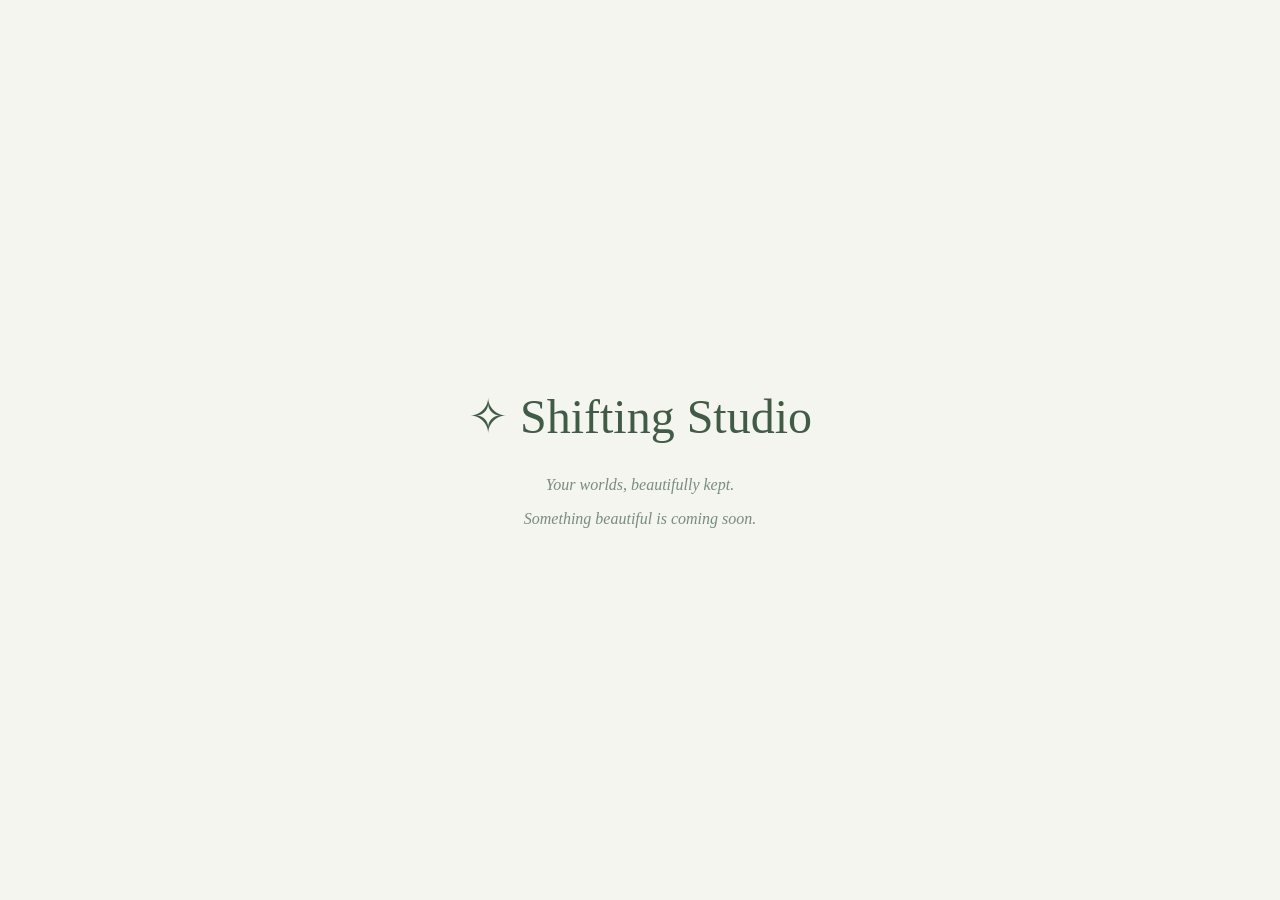
<file: index.html>
<!DOCTYPE html>
<html lang="en">
<head>
    <meta charset="UTF-8">
    <meta name="viewport" content="width=device-width, initial-scale=1.0">
    <title>Shifting Studio</title>
    <style>
        body {
            margin: 0;
            min-height: 100vh;
            display: grid;
            place-items: center;
            background: #f5f5ef;
            color: #405b46;
            font-family: Georgia, serif;
            text-align: center;
        }
        main { padding: 32px; }
        h1 { font-size: 3rem; font-weight: normal; }
        p { font-style: italic; color: #788d7c; }
    </style>
</head>
<body>
    <main>
        <h1>✧ Shifting Studio</h1>
        <p>Your worlds, beautifully kept.</p>
        <p>Something beautiful is coming soon.</p>
    </main>
</body>
</html>
</file>
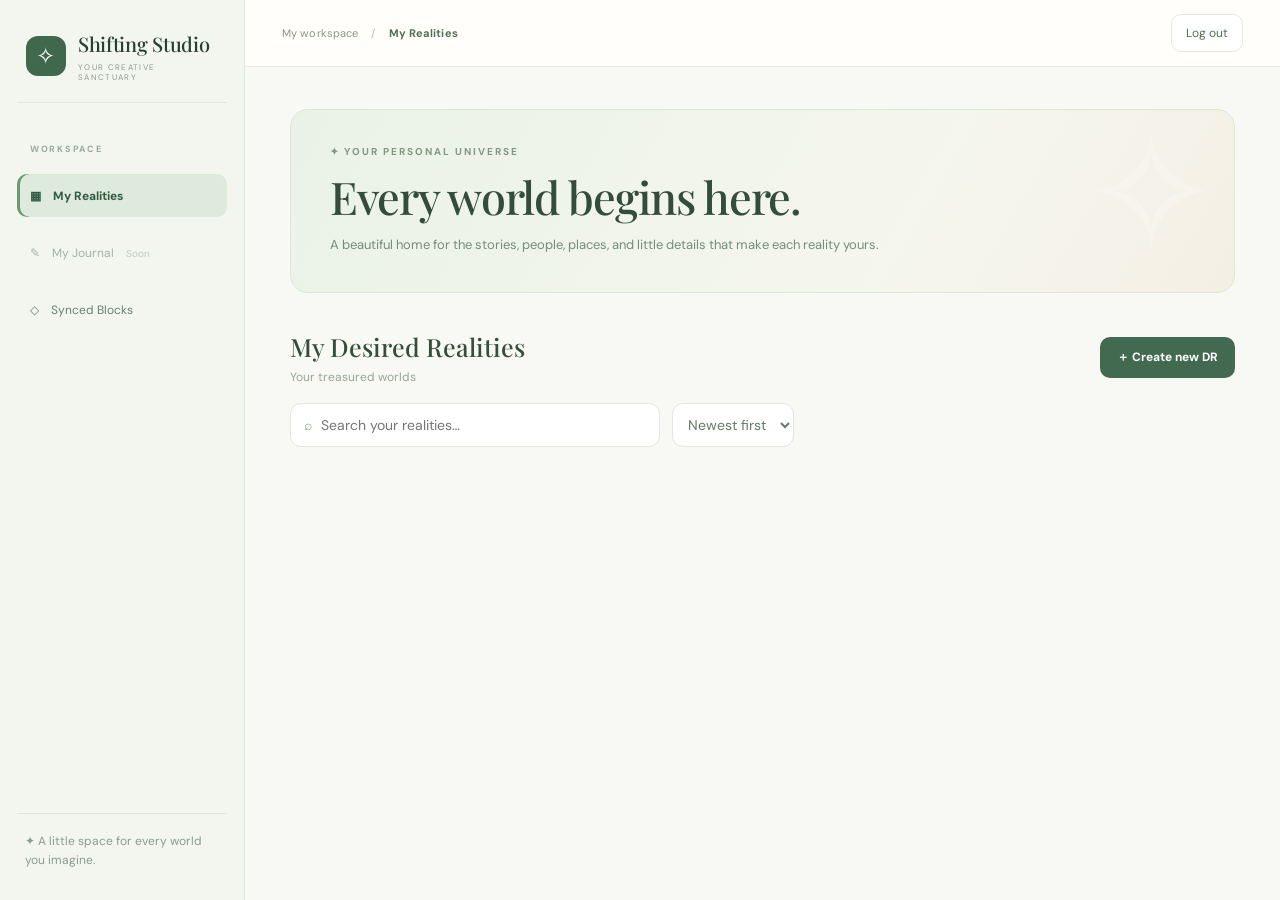
<file: dashboard.html>
<!doctype html>
<html lang="en">
<head>
  <meta charset="utf-8">
  <meta name="viewport" content="width=device-width, initial-scale=1">
  <meta name="theme-color" content="#f5f5ef">
  <title>My Realities | Shifting Studio</title>
  <link rel="preconnect" href="https://fonts.googleapis.com">
  <link rel="preconnect" href="https://fonts.gstatic.com" crossorigin>
  <link href="https://fonts.googleapis.com/css2?family=DM+Sans:wght@400;500;600;700&family=Playfair+Display:wght@400;500;600&display=swap" rel="stylesheet">
  <link rel="stylesheet" href="css/style.css">
  <link rel="stylesheet" href="css/polish.css">
  <link rel="stylesheet" href="css/studio-refresh.css">
  <style>
    .card-clickable{cursor:pointer}
    .card-footer{gap:10px;flex-wrap:wrap}
    .open-script-button{display:inline-flex;align-items:center;justify-content:center;background:#55745c;color:white;border-radius:9px;padding:11px 14px;font-size:12px;font-weight:700;text-decoration:none}
    .open-script-button:hover{background:#3e5a46}
    .card-footer .text-button{padding:9px 0}
    .card-footer span{width:100%}
  </style>
</head>
<body>
  <div class="layout">
    <aside class="sidebar">
      <a class="brand" href="dashboard.html"><span class="brand-icon">✧</span><span><strong>Shifting Studio</strong><small>YOUR CREATIVE SANCTUARY</small></span></a>
      <div class="nav-label">WORKSPACE</div>
      <a class="nav-link selected" href="dashboard.html">▦ <span>My Realities</span></a>
      <span class="nav-link disabled" title="Coming soon">✎ <span>My Journal <em>Soon</em></span></span>
      <a class="nav-link" href="synced-blocks.html">◇ <span>Synced Blocks</span></a>
      <div class="sidebar-bottom">✦ A little space for every world you imagine.</div>
    </aside>

    <div class="app-main">
      <header class="topbar"><span class="breadcrumb">My workspace <span>/</span> <b>My Realities</b></span><div class="account"><span id="account-email"></span><button class="ghost" id="logout" type="button">Log out</button></div></header>
      <main class="content">
        <div class="intro"><div class="eyebrow">✦ YOUR PERSONAL UNIVERSE</div><h1>Every world begins here.</h1><p>A beautiful home for the stories, people, places, and little details that make each reality yours.</p></div>
        <div class="heading-row"><div><h2>My Desired Realities</h2><p id="count">Your treasured worlds</p></div><button class="primary" id="add-dr" type="button">＋ Create new DR</button></div>
        <div class="controls"><label class="search"><span>⌕</span><input id="search" type="search" placeholder="Search your realities…" aria-label="Search realities"></label><select id="sort" aria-label="Sort realities"><option value="newest">Newest first</option><option value="oldest">Oldest first</option><option value="az">Name A–Z</option><option value="za">Name Z–A</option></select></div>
        <p id="notice" class="notice" role="status" aria-live="polite"></p>
        <div id="reality-grid" class="reality-grid"></div>
      </main>
    </div>
  </div>

  <dialog id="editor-dialog" class="modal"><form id="dr-form"><div class="eyebrow">✦ YOUR NEXT CHAPTER</div><h2 id="dialog-title">Create a reality</h2><label>Reality name<input id="dr-title" maxlength="120" required placeholder="e.g. The Chronicles of Narnia"></label><label>Description<textarea id="dr-description" rows="3" maxlength="1000" placeholder="A few words about your world..."></textarea></label><label>Theme<select id="dr-theme"><option value="sage">Enchanted sage</option><option value="rose">Romantic rose</option><option value="dusk">Midnight dusk</option><option value="gold">Vintage gold</option></select></label><div class="modal-actions"><button class="ghost" id="cancel" type="button">Cancel</button><button class="primary" id="save-dr" type="submit">Save reality</button></div><p id="form-error" class="error" role="alert"></p></form></dialog>
  <dialog id="delete-dialog" class="modal"><div class="eyebrow">MANAGE YOUR REALITIES</div><h2>Delete this script?</h2><p class="delete-explanation">This will permanently delete this desired reality and its script pages. Your separate synced-block library will remain.</p><p id="delete-title" class="delete-target"></p><label class="delete-confirm-label">Type the script name to confirm<input id="delete-confirm-name" autocomplete="off" placeholder="Exact script name"></label><div class="modal-actions"><button class="ghost" id="cancel-delete" type="button">Keep script</button><button class="danger-button" id="confirm-delete" type="button" disabled>Delete permanently</button></div><p id="delete-error" class="error" role="alert"></p></dialog>
  <script type="module" src="js/dashboard.js"></script>
</body>
</html>
</file>
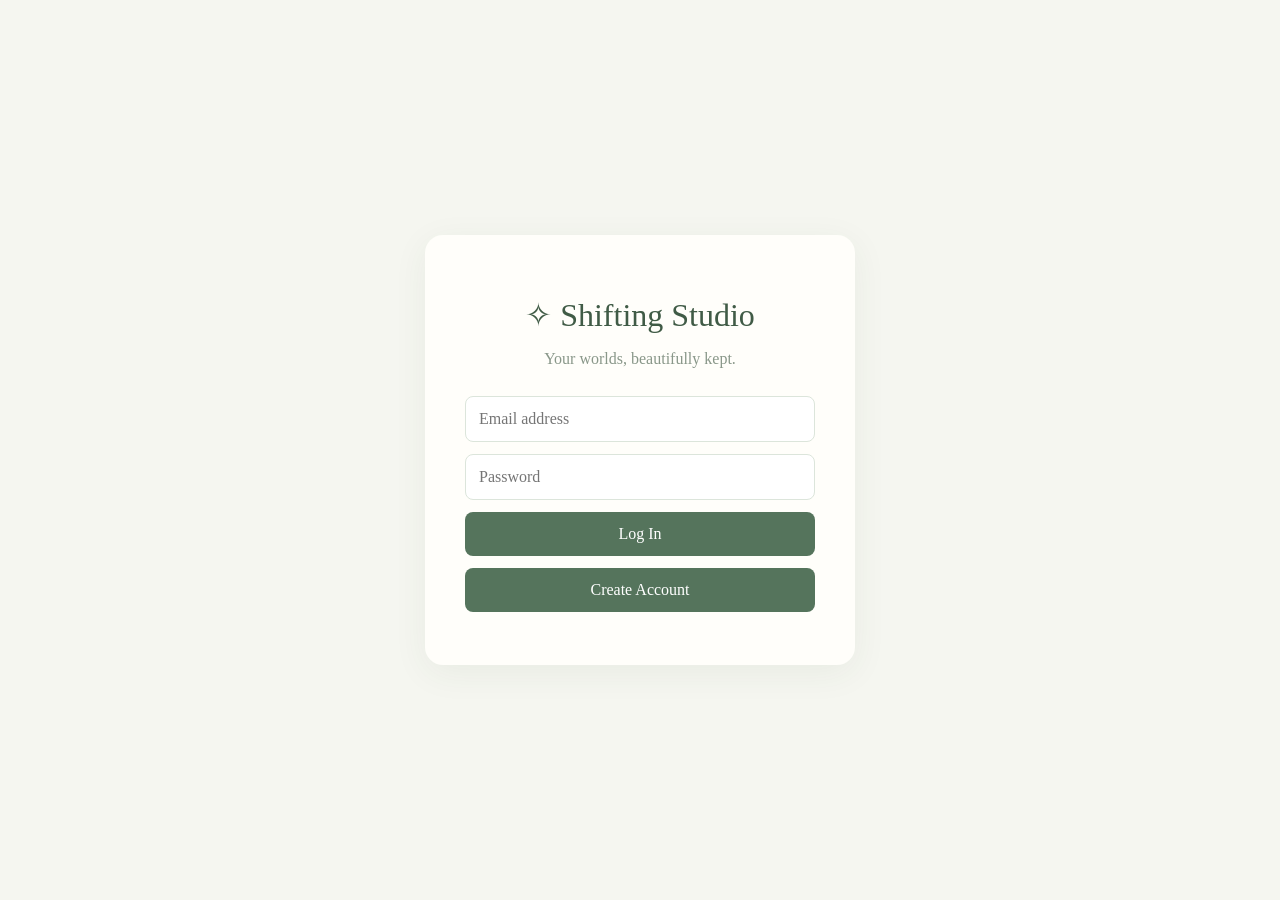
<file: login.html>
<!DOCTYPE html>
<html lang="en">
<head>
  <meta charset="UTF-8">
  <meta name="viewport"
        content="width=device-width, initial-scale=1">

  <title>Login | Shifting Studio</title>

  <style>
    body {
      background: #f5f6f0;
      color: #405b46;
      font-family: Georgia, serif;
      min-height: 100vh;
      display: grid;
      place-items: center;
      margin: 0;
    }

    .login-card {
      background: #fffefa;
      padding: 40px;
      border-radius: 18px;
      width: min(350px, 85vw);
      box-shadow: 0 8px 35px #304d3010;
      text-align: center;
    }

    h1 {
      font-weight: normal;
      margin-bottom: 8px;
    }

    p { color: #899789; }

    input, button {
      width: 100%;
      padding: 13px;
      margin-top: 12px;
      border-radius: 8px;
      box-sizing: border-box;
      font: inherit;
    }

    input {
      border: 1px solid #dce5db;
      background: white;
    }

    button {
      background: #55745c;
      border: none;
      color: white;
      cursor: pointer;
    }

    button:hover { background: #405c47; }

    #message {
      font-size: 13px;
      line-height: 1.5;
    }
  </style>
</head>

<body>
  <main class="login-card">
    <h1>✧ Shifting Studio</h1>
    <p>Your worlds, beautifully kept.</p>

    <form id="login-form">
      <input
        id="email"
        type="email"
        placeholder="Email address"
        autocomplete="email"
        required
      >

      <input
        id="password"
        type="password"
        placeholder="Password"
        autocomplete="current-password"
        minlength="6"
        required
      >

      <button type="submit" id="login">
        Log In
      </button>

      <button type="button" id="signup">
        Create Account
      </button>
    </form>

    <p id="message" role="status"></p>
  </main>

  <script type="module">
    import { supabase } from "./js/supabase.js";

    const email = document.getElementById("email");
    const password = document.getElementById("password");
    const message = document.getElementById("message");
    const form = document.getElementById("login-form");

    form.addEventListener("submit", async (event) => {
      event.preventDefault();

      message.textContent = "Logging in...";

      const { error } =
        await supabase.auth.signInWithPassword({
          email: email.value,
          password: password.value
        });

      if (error) {
        message.textContent = error.message;
        return;
      }

      window.location.href = "dashboard.html";
    });

    document.getElementById("signup")
      .addEventListener("click", async () => {
        if (!form.reportValidity()) return;

        message.textContent = "Creating account...";

        const { error } =
          await supabase.auth.signUp({
            email: email.value,
            password: password.value,
            options: {
              emailRedirectTo:
                "https://shifting-studio.github.io/"
            }
          });

        message.textContent = error
          ? error.message
          : "Check your email to confirm your account.";
      });
  </script>
</body>
</html>
</file>
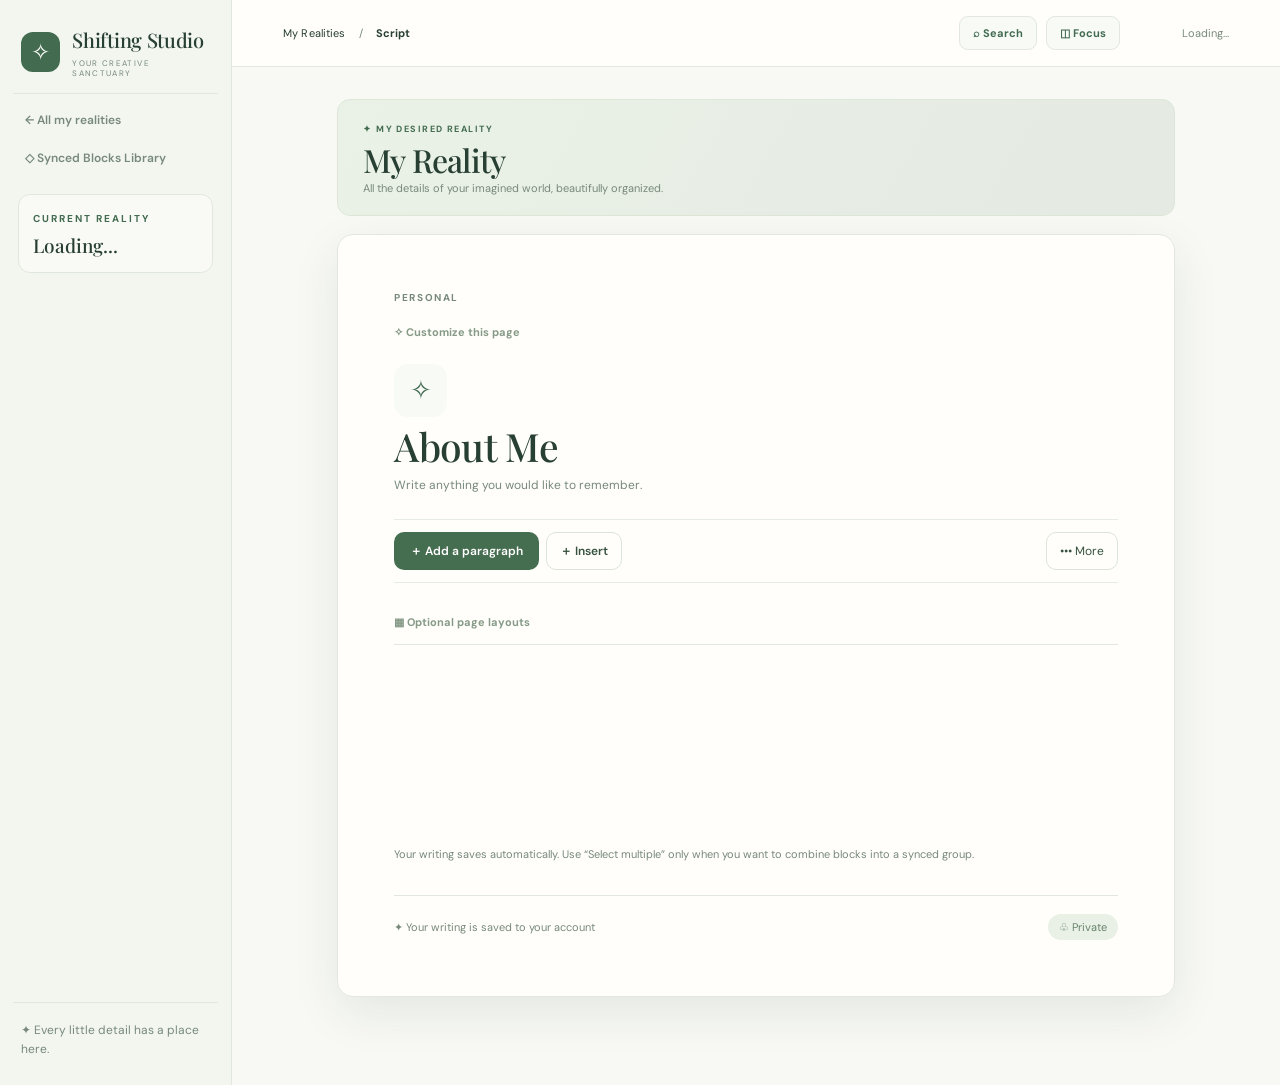
<file: script.html>
<!doctype html>
<html lang="en">
<head>
  <meta charset="utf-8"><meta name="viewport" content="width=device-width,initial-scale=1">
  <meta name="theme-color" content="#f6f7f2">
  <title>My Script | Shifting Studio</title>
  <link rel="preconnect" href="https://fonts.googleapis.com">
  <link rel="preconnect" href="https://fonts.gstatic.com" crossorigin>
  <link href="https://fonts.googleapis.com/css2?family=DM+Sans:wght@400;500;600;700&family=Playfair+Display:wght@400;500;600&display=swap" rel="stylesheet">
  <link href="https://fonts.googleapis.com/css2?family=Cinzel:wght@400;600&family=Cormorant+Garamond:ital,wght@0,400;1,400;1,500&family=Great+Vibes&display=swap" rel="stylesheet">
  <link rel="stylesheet" href="css/style.css"><link rel="stylesheet" href="css/script.css"><link rel="stylesheet" href="css/blocks.css"><link rel="stylesheet" href="css/polish.css"><link rel="stylesheet" href="css/studio-refresh.css">
</head>
<body>
  <div class="script-layout">
    <aside class="script-sidebar">
      <a class="brand" href="dashboard.html"><span class="brand-icon">✧</span><span><strong>Shifting Studio</strong><small>YOUR CREATIVE SANCTUARY</small></span></a>
      <a class="back-link" href="dashboard.html">← All my realities</a>
      <a class="back-link" href="synced-blocks.html">◇ Synced Blocks Library</a>
      <div class="sidebar-world"><span class="eyebrow">CURRENT REALITY</span><strong id="sidebar-dr">Loading...</strong></div>
      <nav id="page-navigation" aria-label="Script pages"></nav>
      <div class="sidebar-bottom">✦ Every little detail has a place here.</div>
    </aside>
    <div class="script-main">
      <header class="topbar"><button class="mobile-pages" id="pages-toggle" type="button">☰ Pages</button><div class="breadcrumb"><a href="dashboard.html">My Realities</a> <span>/</span> <b id="breadcrumb-world">Script</b></div><div class="studio-actions"><button id="search-pages" class="topbar-action" type="button" title="Search all 15 pages">⌕ Search</button><button id="focus-mode" class="topbar-action" type="button" aria-pressed="false" title="Hide distractions while writing">◫ Focus</button><div class="save-indicator" id="save-state" role="status" aria-live="polite">Loading...</div></div></header>
      <main class="script-content">
        <section class="script-banner"><span class="eyebrow">✦ MY DESIRED REALITY</span><h1 id="dr-heading">My Reality</h1><p id="dr-description">All the details of your imagined world, beautifully organized.</p></section>
        <article class="writing-card">
          <div class="page-overline" id="page-category">PERSONAL</div>
          <div class="page-cover" id="page-cover" hidden></div>
          <details class="page-appearance"><summary>✧ Customize this page</summary><div class="page-customize"><button type="button" id="change-icon">Change icon</button><label class="cover-upload">Add/change cover<input id="cover-input" type="file" accept="image/jpeg,image/png,image/webp,image/gif"></label><button type="button" id="remove-cover">Remove cover</button><button type="button" class="background-open" id="open-background">✦ Background Studio</button></div></details>
          <div class="page-icon" id="page-icon">✧</div>
          <h2 id="page-heading">About Me</h2>
          <p id="page-hint">Write anything you would like to remember.</p>
          <div class="editor-label">MY SCRIPT</div>
          <div class="editor-command-center compact-editor-tools"><div class="block-toolbar"><button type="button" class="write-first" id="add-text">＋ Add a paragraph</button><details class="extra-tools"><summary>＋ Insert</summary><div class="extra-tools-content"><div class="tool-group"><span class="tool-group-label">WRITING</span><button type="button" id="add-heading">Heading</button><button type="button" id="add-quote">Quote</button><button type="button" id="add-checklist">Checklist</button><button type="button" id="add-divider">Divider</button><button type="button" id="add-columns">Two columns</button></div><div class="tool-group"><span class="tool-group-label">VISUALS & DETAILS</span><button type="button" id="add-image">Image</button><button type="button" id="add-gallery">Gallery</button><button type="button" id="add-profile">Person / character</button><button type="button" id="add-subpage">Subpage</button></div><p class="tool-tip">Add the element you need to your page.</p></div></details><details class="workspace-more"><summary>••• More</summary><div class="workspace-more-menu"><button type="button" class="add-synced-tool" id="add-synced" title="Reuse content across scripts">◇ Insert synced block</button><button type="button" id="selection-mode" class="organize-button" aria-pressed="false" title="Select blocks to combine them">Select blocks</button><p>Use these tools when you want to reuse or group writing.</p></div></details></div></div>
          <details class="layout-presets"><summary>▦ Optional page layouts</summary><div class="template-bar"><span>STARTER LAYOUTS</span><button type="button" id="apply-page-template">Original blank layout</button><button type="button" data-template="character">Character profile</button><button type="button" data-template="home">Home journal</button><button type="button" data-template="wardrobe">Wardrobe gallery</button></div></details>
          <div class="selection-bar"><span id="selected-count">Select blocks to group them</span><button type="button" id="select-all-blocks">Select all</button><button type="button" id="clear-block-selection">Clear</button><button type="button" class="group-sync-button" id="make-synced" disabled>◇ Create synced block from selection</button></div>
          <div id="block-list" class="block-list"></div>
          <p class="editor-hint">Your writing saves automatically. Use “Select multiple” only when you want to combine blocks into a synced group.</p>
          <div class="editor-footer"><span>✦ Your writing is saved to your account</span><span class="private-pill">♧ Private</span></div>
        </article>
        <div class="tip">Tip: Use the sidebar to move between pages. Your changes are saved before you switch.</div>
        <p id="page-error" class="page-error" role="alert"></p>
        <div class="undo-toast" id="undo-toast" hidden><span id="undo-message">Block removed</span><button type="button" id="undo-remove">Undo</button><button type="button" id="dismiss-undo" aria-label="Dismiss">×</button></div>
      </main>
    </div>
  </div>
  <dialog id="sync-picker" class="modal"><div class="eyebrow">◇ CONNECT YOUR WRITING</div><h2>Insert synced block</h2><p>Select a reusable block from your library.</p><label>Synced block<select id="sync-options"></select></label><div class="modal-actions"><button class="ghost" type="button" id="cancel-sync">Cancel</button><button class="primary" type="button" id="confirm-sync">Insert block</button></div><p id="sync-error" class="error" role="alert"></p></dialog>
  <dialog id="subpage-dialog" class="modal"><div class="eyebrow">▤ NESTED PAGE</div><h2 id="subpage-heading">Subpage</h2><label>Page title<input id="subpage-title" maxlength="120"></label><label>Page contents<textarea id="subpage-content" rows="12" placeholder="Write your subpage here..."></textarea></label><div class="modal-actions"><button class="primary" id="close-subpage" type="button">Done</button></div></dialog>
  <dialog id="group-dialog" class="modal"><div class="eyebrow">◇ REUSABLE GROUP</div><h2>Create a synced block</h2><p>All selected blocks become one reusable group. Existing nested synced blocks stay linked.</p><label>Group name<input id="group-title" maxlength="120" placeholder="e.g. My universal rules"></label><div class="modal-actions"><button class="ghost" type="button" id="cancel-group">Cancel</button><button class="primary" type="button" id="confirm-group">Create synced group</button></div><p id="group-error" role="alert" class="error"></p></dialog>
  <dialog id="search-dialog" class="modal search-modal"><div class="eyebrow">SEARCH YOUR REALITY</div><h2>Find anything in your script</h2><label>Search across all pages<input id="script-search-input" type="search" placeholder="Names, places, rules, memories…" autocomplete="off"></label><div id="script-search-results" class="script-search-results" aria-live="polite"></div><div class="modal-actions"><button type="button" class="ghost" id="close-search">Close</button></div></dialog>
  <dialog id="background-dialog" class="modal background-modal"><div class="background-modal-head"><div><div class="eyebrow">✦ MAKE IT YOURS</div><h2>Background Studio</h2><p>Style this page with colors, photos, or your own favorite lyrics.</p></div><button type="button" class="background-close" id="close-background" aria-label="Close">×</button></div><div class="background-layout"><div class="background-form"><span class="background-section-label">QUICK STYLES</span><div id="background-presets" class="background-presets"></div><label>Background style<select id="bg-mode"><option value="plain">Single color</option><option value="gradient">Multiple-color gradient</option><option value="image">My own picture</option></select></label><div class="background-color-row"><label>Color one<input id="bg-color-1" type="color" value="#eaf1e7"></label><label>Color two<input id="bg-color-2" type="color" value="#f7f2e9"></label><label>Color three<input id="bg-color-3" type="color" value="#fdf7ec"></label></div><label id="bg-image-controls" class="background-upload">▧ Upload background photo<input id="bg-upload" type="file" accept="image/png,image/jpeg,image/webp,image/gif"></label><button type="button" id="bg-remove-image" class="background-small-button">Remove background picture</button><label>Background position<select id="bg-position"><option value="center">Center</option><option value="top">Top</option><option value="bottom">Bottom</option></select></label><label>Photo darkness / tint <span id="bg-tint-value">25%</span><input id="bg-tint" type="range" min="0" max="85" value="25"></label><label>Photo blur <span id="bg-blur-value">0 px</span><input id="bg-blur" type="range" min="0" max="20" value="0"></label><label>Writing-card transparency <span id="bg-paper-value">95%</span><input id="bg-paper" type="range" min="55" max="100" value="95"></label><div class="background-text-divider"></div><span class="background-section-label">WORDS & LYRICS</span><label>Text overlay<textarea id="bg-lyrics" rows="4" maxlength="600" placeholder="Add your own lyrics, a favorite quote, or a soft reminder…"></textarea></label><label>Text position<select id="bg-lyrics-position"><option value="right">Right side</option><option value="left">Left side</option><option value="bottom">Bottom</option></select></label><label>Text color<input id="bg-lyrics-color" type="color" value="#35523d"></label></div><div class="background-preview-panel"><div class="background-preview" id="bg-preview"><div class="preview-lyric" id="bg-preview-lyric"></div><div class="preview-paper"><span>✧ MY SCRIPT</span><strong>My lovely reality</strong><p>Your writing stays easy to read, whatever your style.</p></div></div><p class="background-note">Live preview · Saved separately for each script page</p><p id="bg-status" class="background-status" role="status"></p><div class="background-footer"><button type="button" id="bg-reset" class="background-small-button">Reset to default</button><button type="button" id="bg-apply-all" class="background-small-button">Apply to all 15 pages</button><button type="button" id="bg-done" class="primary">Done</button></div></div></div></dialog>
  <div class="floating-text-toolbar" id="text-format-toolbar" hidden role="toolbar" aria-label="Format selected text"><button type="button" data-format="bold" title="Bold (Ctrl+B)"><strong>B</strong></button><button type="button" data-format="italic" title="Italic (Ctrl+I)"><em>I</em></button><button type="button" data-format="underline" title="Underline (Ctrl+U)"><u>U</u></button><button type="button" data-format="strikeThrough" title="Strikethrough"><s>S</s></button><span class="format-divider"></span><button type="button" data-special="link" title="Add a clickable link">↗ Link</button><label class="format-color" title="Text color"><span>A</span><input id="format-color" type="color" value="#456c4f"></label><label class="format-color" title="Highlight color"><span>✦</span><input id="format-highlight" type="color" value="#fff0ab"></label><select id="format-font" aria-label="Font family" title="Font family"><option value="">Font</option><option value="Georgia">Georgia</option><option value="Arial">Arial</option><option value="Verdana">Verdana</option><option value="Times New Roman">Times</option><option value="Trebuchet MS">Trebuchet</option><option value="Courier New">Typewriter</option><option value="Playfair Display">Elegant serif</option><option value="DM Sans">Modern sans</option></select><select id="format-size" aria-label="Font size" title="Text size"><option value="">Size</option><option value="2">Small</option><option value="3">Normal</option><option value="4">Medium</option><option value="5">Large</option><option value="6">XL</option></select><button type="button" data-format="removeFormat" title="Clear formatting">⌫</button></div>
  <script type="module" src="js/block-editor.js"></script>
</body>
</html>
</file>
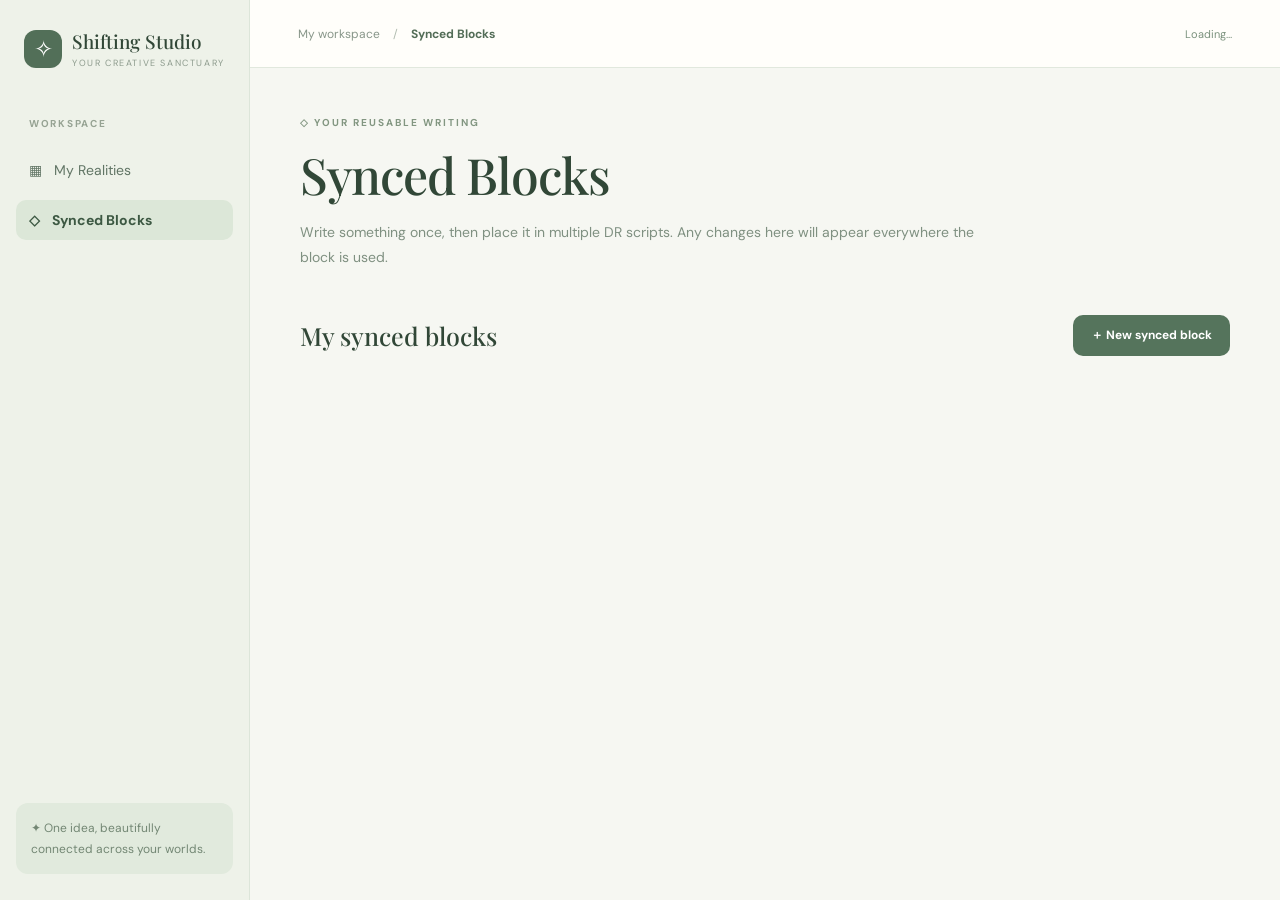
<file: synced-blocks.html>
<!doctype html><html lang="en"><head><meta charset="utf-8"><meta name="viewport" content="width=device-width, initial-scale=1"><title>Synced Blocks | Shifting Studio</title><link rel="preconnect" href="https://fonts.googleapis.com"><link rel="preconnect" href="https://fonts.gstatic.com" crossorigin><link href="https://fonts.googleapis.com/css2?family=DM+Sans:wght@400;500;600;700&family=Playfair+Display:wght@400;500;600&display=swap" rel="stylesheet"><link rel="stylesheet" href="css/style.css"><link rel="stylesheet" href="css/blocks.css"></head><body><div class="layout"><aside class="sidebar"><a class="brand" href="dashboard.html"><span class="brand-icon">✧</span><span><strong>Shifting Studio</strong><small>YOUR CREATIVE SANCTUARY</small></span></a><div class="nav-label">WORKSPACE</div><a class="nav-link" href="dashboard.html">▦ <span>My Realities</span></a><a class="nav-link selected" href="synced-blocks.html">◇ <span>Synced Blocks</span></a><div class="sidebar-bottom">✦ One idea, beautifully connected across your worlds.</div></aside><div class="app-main"><header class="topbar"><span class="breadcrumb">My workspace <span>/</span> <b>Synced Blocks</b></span><span id="status" class="save-indicator">Loading…</span></header><main class="content"><div class="intro"><div class="eyebrow">◇ YOUR REUSABLE WRITING</div><h1>Synced Blocks</h1><p>Write something once, then place it in multiple DR scripts. Any changes here will appear everywhere the block is used.</p></div><div class="heading-row"><h2>My synced blocks</h2><button class="primary" id="create-block" type="button">＋ New synced block</button></div><p class="notice" id="error" role="alert"></p><div id="synced-list" class="synced-library"></div></main></div></div><dialog id="block-dialog" class="modal"><form id="block-form"><div class="eyebrow">◇ REUSABLE CONTENT</div><h2 id="dialog-title">New synced block</h2><label>Block title<input id="block-title" required maxlength="120" placeholder="e.g. General affirmations"></label><label>Content<textarea id="block-text" rows="9" placeholder="Write content that you can reuse across scripts..."></textarea></label><div class="modal-actions"><button type="button" id="cancel-block" class="ghost">Cancel</button><button type="submit" id="save-block" class="primary">Save block</button></div><p id="dialog-error" class="error" role="alert"></p></form></dialog><script type="module" src="js/synced-blocks.js"></script></body></html>
</file>
<file: css/style.css>
:root{--ink:#314737;--muted:#7f9081;--sage:#55745c;--sage-dark:#3e5a46;--cream:#f6f7f2;--paper:#fffefa;--line:#e1e8dd;--soft:#e7eee3}
*{box-sizing:border-box}body{margin:0;background:var(--cream);color:var(--ink);font:14px 'DM Sans',sans-serif}button,input,select,textarea{font:inherit}button{cursor:pointer}button:focus-visible,a:focus-visible,input:focus-visible,select:focus-visible,textarea:focus-visible{outline:2px solid #729478;outline-offset:3px}a{text-decoration:none;color:inherit}
.layout{display:grid;grid-template-columns:250px minmax(0,1fr);min-height:100vh}.sidebar{background:#eef2e9;border-right:1px solid #dce5d9;padding:26px 16px;display:flex;flex-direction:column;gap:10px}.brand{display:flex;align-items:center;gap:10px;padding:2px 8px;margin-bottom:26px}.brand-icon{display:grid;place-items:center;background:#526f58;color:#fff;width:38px;height:38px;border-radius:12px;font-size:23px}.brand strong{font:500 19px 'Playfair Display',serif}.brand small{display:block;font-size:9px;letter-spacing:1.6px;color:#8d9b8d;margin-top:3px}.nav-label{font-size:10px;letter-spacing:1.7px;font-weight:700;color:#96a393;padding:0 13px;margin:10px 0}.nav-link{display:flex;gap:12px;align-items:center;padding:11px 13px;color:#617565;border-radius:10px}.nav-link.selected{background:#dce7d8;font-weight:700;color:#3c5842}.nav-link.disabled{opacity:.57;cursor:default}.nav-link em{font-size:10px;font-style:normal;margin-left:9px;color:#9ba99b}.sidebar-bottom{margin-top:auto;border-radius:12px;background:#e1eadd;color:#738774;line-height:1.7;padding:15px;font-size:12px}
.topbar{background:#fffefa;border-bottom:1px solid var(--line);height:68px;padding:0 48px;display:flex;align-items:center;justify-content:space-between;gap:12px}.breadcrumb{font-size:12px;color:#889689}.breadcrumb span{padding:0 10px;color:#b1bcb0}.breadcrumb b{color:#536d57}.account{display:flex;align-items:center;gap:18px;font-size:12px;color:#718372}.ghost{border:1px solid var(--line);background:#fffefa;border-radius:9px;padding:10px 14px;color:#536d58}.ghost:hover{background:#f0f4ec}.content{max-width:1200px;padding:48px 50px 90px;margin:0 auto}.eyebrow{color:#829681;font-weight:700;letter-spacing:2px;font-size:10px}.intro h1{font:500 clamp(34px,4vw,50px) 'Playfair Display',serif;letter-spacing:-1px;margin:12px 0}.intro p{color:var(--muted);line-height:1.8;margin:0;max-width:690px}.heading-row{display:flex;align-items:center;justify-content:space-between;gap:15px;margin:45px 0 20px}.heading-row h2,.modal h2{font:500 25px 'Playfair Display',serif;margin:0}.heading-row p{margin:6px 0 0;color:#96a596;font-size:12px}.primary{background:var(--sage);color:white;border:0;border-radius:10px;padding:12px 18px;font-weight:700;font-size:12px}.primary:hover{background:var(--sage-dark)}.primary:disabled{opacity:.55;cursor:wait}
.controls{display:flex;gap:12px;margin-bottom:23px}.search{display:flex;align-items:center;gap:9px;background:#fff;border:1px solid var(--line);padding:0 13px;border-radius:10px;max-width:370px;flex:1;color:#7e9280}.search input{border:0;background:none;padding:12px 0;outline:0;width:100%;min-width:0}.controls select{padding:11px;border:1px solid var(--line);border-radius:10px;color:#657b67;background:white}.reality-grid{display:grid;grid-template-columns:repeat(3,minmax(0,1fr));gap:20px}.card{background:var(--paper);border:1px solid var(--line);border-radius:17px;overflow:hidden;box-shadow:0 3px 12px #30452b08;transition:transform .2s,box-shadow .2s}.card:hover{transform:translateY(-2px);box-shadow:0 12px 28px #30452b12}.card-cover{height:155px;position:relative;display:grid;place-items:center;color:#ffffffbb;font:72px 'Playfair Display',serif}.card-cover.sage{background:linear-gradient(125deg,#839b87,#c0cbb5 55%,#557d72)}.card-cover.rose{background:linear-gradient(125deg,#ad969d,#ead8d5 55%,#b2a3b2)}.card-cover.dusk{background:linear-gradient(125deg,#536278,#9294b1 60%,#a6a0ae)}.card-cover.gold{background:linear-gradient(125deg,#997d5d,#e6d5b2 55%,#b3aa86)}.card-content{padding:20px}.card h3{font:500 21px 'Playfair Display',serif;margin:0 0 7px}.card p{color:#879688;font-size:12px;line-height:1.6;min-height:39px;margin:0 0 17px;overflow-wrap:anywhere}.card-footer{border-top:1px solid #edf0e8;display:flex;justify-content:space-between;align-items:center;padding-top:12px}.card-footer span{font-size:11px;color:#9ba99b}.text-button{border:0;background:transparent;color:#56765e;font-size:12px;padding:5px 0;font-weight:700}.text-button:hover{text-decoration:underline}.new-card{min-height:275px;background:#f9fbf7;border:1.5px dashed #c9d8c7;border-radius:17px;display:flex;align-items:center;justify-content:center;flex-direction:column;gap:11px;color:#789079}.new-card span{background:#e5ede2;border-radius:50%;width:52px;height:52px;display:grid;place-items:center;font-size:26px}.notice{min-height:18px;color:#a15e55;font-size:12px}.empty{grid-column:1/-1;text-align:center;padding:40px;color:#819483;background:#fffefa;border-radius:14px;border:1px solid var(--line)}
.modal{border:1px solid var(--line);border-radius:18px;background:var(--paper);color:var(--ink);width:min(450px,calc(100% - 30px));padding:30px;box-shadow:0 25px 80px #172c1b40}.modal::backdrop{background:#1a2e2290}.modal h2{margin:10px 0 25px}.modal label{display:block;font-weight:700;font-size:12px;margin-top:16px}.modal input,.modal textarea,.modal select{display:block;width:100%;margin-top:7px;border:1px solid #d8e2d6;border-radius:9px;background:#fff;padding:12px;color:var(--ink)}.modal-actions{display:flex;justify-content:flex-end;gap:10px;margin-top:25px}.error{font-size:12px;color:#a44743;min-height:15px}
@media(max-width:1000px){.reality-grid{grid-template-columns:repeat(2,minmax(0,1fr))}.topbar{padding:0 25px}.content{padding:35px 25px}}@media(max-width:700px){.layout{grid-template-columns:1fr}.sidebar{padding:12px 16px;display:block}.brand{margin-bottom:0}.nav-label,.nav-link,.sidebar-bottom{display:none}.topbar{height:58px}.content{padding:30px 18px}.heading-row{align-items:flex-start;flex-direction:column}.reality-grid{grid-template-columns:1fr}.account #account-email{display:none}}
</file>
<file: css/polish.css>
/* Shifting Studio visual refresh: quiet editorial luxury */
:root{--ink:#30473a;--sage:#496f58;--sage-dark:#365743;--cream:#f7f7f0;--line:#dee6dc}
body{background:radial-gradient(ellipse at 90% 4%,#eaf0e5 0,transparent 42%),#f7f7f1;color:var(--ink)}
.sidebar,.script-sidebar{background:linear-gradient(160deg,#eaf1e8 0%,#f1f4eb 75%);border-right:1px solid #dbe5d8}
.brand-icon{background:#42634d;box-shadow:0 6px 14px #41634925}
.topbar{background:#fffefaeb;backdrop-filter:blur(12px);border-bottom:1px solid #e4e9e0}
.intro,.script-banner{background:linear-gradient(115deg,#e8efe4 0%,#f2f2e8 58%,#ede6d9 100%);padding:36px 38px;border-radius:22px;border:1px solid #dbe5d7;position:relative;overflow:hidden}
.intro:after,.script-banner:after{content:'✧';position:absolute;font:180px 'Playfair Display',serif;color:#ffffff75;right:28px;top:-38px;pointer-events:none}
.intro>* , .script-banner>*{position:relative;z-index:1}
.intro h1,.script-banner h1{color:#344d3b;letter-spacing:-1.2px}
.heading-row h2{color:#344e3b}.card{box-shadow:0 8px 28px #3e58400b;border-radius:19px}.card-cover{height:180px}.card-cover:after{content:'';position:absolute;inset:0;background:linear-gradient(0deg,#24402c40,transparent 70%)}
.primary,.open-script-button{box-shadow:0 5px 14px #4c705122}.primary{border-radius:11px}.new-card{background:#f7faf5}
.writing-card{border-radius:23px;box-shadow:0 12px 45px #465b4310;padding:48px 54px}
.page-icon{background:#e8f0e4;border-radius:14px;width:66px;height:66px;display:grid;place-items:center;margin:19px 0}
.block-toolbar{border-bottom:1px solid #e7eee4;padding-bottom:20px;margin-bottom:23px}.block-toolbar button{background:#f3f7f1;border-radius:10px;transition:background .15s,transform .15s}.block-toolbar button:hover{transform:translateY(-1px)}
.editor-block{border-radius:15px;padding:17px 18px;box-shadow:0 3px 10px #45604506}.block-heading{background:#fbfcf8}.block-quote{background:#f8faf5}.block-sync{background:#f1f7ed}.editor-footer{margin-top:25px}
.synced-card{border-radius:19px;box-shadow:0 8px 26px #465b430a}
@media(max-width:700px){.intro,.script-banner{padding:25px 22px}.intro:after,.script-banner:after{font-size:125px;right:-10px;top:-14px}.writing-card{padding:25px 19px}}
.media-preview{display:block;max-width:100%;max-height:460px;object-fit:contain;border-radius:13px;margin:12px auto;background:#eef3ea}
.media-gallery{display:grid;grid-template-columns:repeat(3,minmax(0,1fr));gap:10px;margin:14px 0}
.gallery-photo{position:relative;min-width:0}.gallery-photo img{width:100%;height:160px;object-fit:cover;border-radius:12px}.gallery-photo button{position:absolute;top:6px;right:6px;border:0;border-radius:20px;background:#fffef9dd;color:#714e4a;padding:4px 9px}
.upload-label{display:inline-flex;align-items:center;gap:8px;border:1px dashed #a8bca8;background:#f5f8f2;border-radius:10px;color:#5a7b60;padding:11px 14px;cursor:pointer;font-size:12px}.upload-label input{display:none}
.media-caption,.profile-field{display:block;width:100%;padding:10px 2px;border:0;border-bottom:1px solid #e3e9df;outline:0;background:transparent;color:#405744;font:13px 'DM Sans',sans-serif}
.two-column-block{display:grid;grid-template-columns:1fr 1fr;gap:14px}.two-column-block textarea{border:1px solid #e2eadf;border-radius:10px;padding:13px;min-height:145px;width:100%;resize:vertical}
.profile-block{display:grid;grid-template-columns:130px minmax(0,1fr);gap:22px;align-items:start}.profile-portrait{width:130px;height:160px;object-fit:cover;border-radius:13px;background:#e9eee5}.profile-block .profile-name{font:500 25px 'Playfair Display',serif}.profile-block .profile-bio{min-height:105px;resize:vertical}
@media(max-width:650px){.media-gallery{grid-template-columns:repeat(2,minmax(0,1fr))}.two-column-block{grid-template-columns:1fr}.profile-block{grid-template-columns:1fr}.profile-portrait{width:100%;height:200px}}
.page-cover{margin:18px -22px 20px;border-radius:16px;overflow:hidden;height:230px;background:#e1eadc}
.page-cover[hidden]{display:none}.page-cover-photo{width:100%;height:100%;object-fit:cover}
.page-customize{display:flex;align-items:center;gap:8px;flex-wrap:wrap;margin:15px 0 6px}
.page-customize button,.cover-upload{border:1px solid #d9e5d7;background:#f3f7f0;padding:8px 12px;border-radius:9px;color:#617e66;font-size:11px;cursor:pointer}
.cover-upload input{display:none}.page-customize #remove-cover{background:transparent;border-color:transparent;color:#9a9990}
.template-bar{display:flex;gap:8px;align-items:center;flex-wrap:wrap;padding:12px 0 16px;margin-top:-8px;color:#859a85;font-size:11px}
.template-bar>span{font-weight:700;letter-spacing:1px;margin-right:6px}.template-bar button{border:1px solid #eadfcf;background:#f9f4e9;color:#827058;border-radius:20px;font-size:11px;padding:8px 12px;cursor:pointer}
.template-bar button:hover{background:#f3e7d3}
.block-topline{justify-content:flex-start;gap:9px}.block-topline .block-actions{margin-left:auto}
.drag-handle{cursor:grab;font-size:23px;line-height:1;color:#a9bbaa;user-select:none;touch-action:none}.drag-handle:active{cursor:grabbing}
.editor-block.drag-target{border-color:#72987a;background:#f0f7ef;box-shadow:0 0 0 2px #b6d1b8}
.block-subpage{background:#f8f7f0;border-color:#e8e4d8}.block-subpage .profile-name{font-size:21px}.block-subpage .sync-caption{white-space:pre-wrap}
.block-subpage>button{border:1px solid #dce5d9;border-radius:9px;padding:10px 14px;color:#537159;background:#edf3ea;cursor:pointer}
#subpage-dialog{width:min(720px,calc(100% - 20px))}#subpage-dialog textarea{min-height:300px;line-height:1.8}
@media(max-width:650px){.page-cover{height:170px;margin-left:0;margin-right:0}.template-bar>span{width:100%}}
.block-field{background:#fffefa;border-color:#e3eadf;padding:17px 20px}
.template-field-label{display:block;font:600 12px 'DM Sans',sans-serif;color:#4c6e54;letter-spacing:.25px;margin:4px 0 9px}
.template-field-answer{display:block;width:100%;min-height:64px;border:0;border-radius:8px;background:#f8faf6;padding:12px 13px;line-height:1.7;resize:vertical;font:13px 'DM Sans',sans-serif;color:#3c5542;outline:0}
.template-field-answer:focus{box-shadow:0 0 0 2px #b7cfb8;background:#fff}
.template-field-answer::placeholder{color:#a8b6a8}
.block-field .block-topline{margin-bottom:4px}.block-field .block-type{color:#a0b0a1}
/* Multi-select and composable synced groups */
.selection-bar{display:flex;align-items:center;gap:9px;flex-wrap:wrap;background:linear-gradient(110deg,#edf4ea,#faf8ed);border:1px solid #dbe8d8;border-radius:15px;padding:12px 15px;margin:14px 0 20px;box-shadow:0 6px 20px #526c4b0b}
.selection-bar #selected-count{margin-right:auto;font-size:12px;font-weight:700;color:#536d55}
.selection-bar button,.builder-controls button,.nested-picker-row button{border:1px solid #d7e4d4;border-radius:9px;background:white;color:#4c6b54;padding:9px 12px;cursor:pointer;font:600 11px 'DM Sans',sans-serif;transition:background .16s,transform .16s}
.selection-bar button:hover:not(:disabled),.builder-controls button:hover,.nested-picker-row button:hover{background:#e7f0e4;transform:translateY(-1px)}
.selection-bar .group-sync-button{background:#42684f;border-color:#42684f;color:white;padding:10px 15px}
.selection-bar .group-sync-button:hover:not(:disabled){background:#315740;color:white}
.selection-bar button:disabled{opacity:.48;cursor:not-allowed}
.block-selector{width:17px;height:17px;accent-color:#4e7659;cursor:pointer;flex:0 0 auto}
.editor-block.is-selected{border:1px solid #7eab84!important;background:#f2f8ef!important;box-shadow:0 0 0 3px #d1e7cf80!important}
.group-builder{margin:18px 0;padding:16px;background:#f8faf5;border:1px solid #e0e9dc;border-radius:15px}
.builder-caption,.library-kind{display:block;font-size:10px;font-weight:800;letter-spacing:1.4px;color:#76937a;margin:0 0 11px}
.builder-controls,.nested-picker-row{display:flex;flex-wrap:wrap;gap:8px;margin-bottom:13px}
.nested-picker-row{background:#edf3e9;padding:11px;border-radius:11px;align-items:center}
.nested-picker-row select{min-width:0;flex:1;border:1px solid #d6e4d1;background:#fff;padding:9px 11px;border-radius:9px;color:#415f49}
.group-part-list{display:grid;gap:11px;max-height:47vh;overflow-y:auto;padding-right:4px}
.group-part{padding:14px;background:#fff;border:1px solid #e1e9dc;border-radius:12px;box-shadow:0 3px 11px #45604508}
.group-part-header{display:flex;align-items:center;justify-content:space-between;margin-bottom:10px;text-transform:capitalize;color:#4b6953;font-size:12px}
.group-part .block-actions{display:flex;gap:5px}.group-part .block-actions button{border:0;background:#f2f6f0;border-radius:7px;color:#67816a;padding:5px 10px;cursor:pointer}
.group-text,.group-input{display:block;width:100%;min-height:40px;border:1px solid #e2eade;border-radius:9px;background:#fbfcf9;padding:11px 12px;color:#354f3c;font:13px 'DM Sans',sans-serif}
.group-text{min-height:100px;resize:vertical;line-height:1.6}.group-input{margin-bottom:9px}
.empty-builder{color:#8a9a89;font-size:12px;text-align:center;padding:18px}
.sync-preview{margin-top:10px;padding:12px 15px;border-left:3px solid #a8c4a6;border-radius:0 11px 11px 0;background:#f8fbf7;color:#465c4a;line-height:1.65;overflow-wrap:anywhere}
.sync-preview .sync-preview{margin:11px 0 4px;background:#f2f7ef;border-color:#7fa785}
.sync-nested-title{font-weight:700;color:#456d50;margin:5px 0}.sync-nested-body{padding-left:8px}
.sync-preview p,.sync-preview blockquote,.sync-preview h3{margin:7px 0}.sync-preview blockquote{font-style:italic;border-left:2px solid #bfd2b9;padding-left:12px}
.nested-warning{color:#a46e64;font-size:12px}.synced-card .sync-preview{max-height:260px;overflow-y:auto}
@media(max-width:650px){.selection-bar{gap:7px}.selection-bar #selected-count{width:100%}.selection-bar .group-sync-button{flex:1}.group-part-list{max-height:42vh}}
</file>
<file: css/studio-refresh.css>
/* Shifting Studio · calm, focused workspace refresh */
:root{--ink:#283f33;--muted:#78897b;--sage:#426b50;--sage-dark:#31533e;--line:#e2e8df;--paper:#fffefa;--shadow:0 15px 42px rgba(40,69,48,.055)}
body{background:#f8f9f5;color:var(--ink);font-size:14px;-webkit-font-smoothing:antialiased}
.layout{grid-template-columns:245px minmax(0,1fr)}.script-layout{grid-template-columns:256px minmax(0,1fr)}
.sidebar,.script-sidebar{background:#f2f6ef;border-right:1px solid #e0e8dd;padding:26px 17px}
.brand{padding:4px 9px 20px;margin:0 0 13px;border-bottom:1px solid #e0e8dc;gap:12px}
.brand-icon{height:40px;width:40px;border-radius:12px;box-shadow:none;background:#40684d;color:white}
.brand strong{font-size:20px;letter-spacing:-.3px}.brand small{font-size:8px;letter-spacing:1.35px;margin-top:5px}
.nav-label{margin:17px 0 7px;font-size:9px;color:#9aa99c}
.nav-link,.back-link{border-radius:10px;transition:background .14s,color .14s}
.nav-link{margin:2px 0;font-size:12px;min-height:43px;color:#6b816f}
.nav-link:hover,.back-link:hover{background:#e7eee4;text-decoration:none}
.nav-link.selected{background:#deeadb;color:#345b42;box-shadow:inset 3px 0 #6c9772}
.back-link{font-weight:600;margin:1px 0;padding:11px 12px}
.sidebar-world{margin:18px 0 14px;border:1px solid #dce7d9;background:#eaf1e6;padding:16px;border-radius:13px}
.sidebar-world strong{font-size:19px;line-height:1.35}
.sidebar-bottom{background:transparent;border-top:1px solid #e0e8dd;border-radius:0;padding:18px 8px 4px;line-height:1.6;color:#8b9c8c}
.group-toggle{font-size:10px;color:#647f69;padding:11px 12px;letter-spacing:1.15px}
.script-group{margin:5px 0}.group-pages{gap:3px}.page-link{font-size:12px;padding:11px 12px 11px 19px;min-height:40px;border-radius:10px}
.page-link.active{background:#fffefa;color:#365d43;box-shadow:0 2px 10px #456a4210,inset 3px 0 #69966e}
.page-link:hover{background:#e6eee2}
.topbar{height:67px;padding:0 37px;background:rgba(255,254,251,.92);border-bottom:1px solid #e9ede5}
.breadcrumb{font-size:11px;letter-spacing:.1px}.breadcrumb b{font-weight:700}
.content{max-width:1130px;padding:42px 45px 90px}.script-content{max-width:1030px;padding:38px 47px 85px}
.intro,.script-banner{padding:35px 39px;border:1px solid #dce7d8;border-radius:18px;box-shadow:none;background:linear-gradient(120deg,#eaf2e7,#f5f6ed 65%,#f4efe5)}
.intro:after,.script-banner:after{opacity:.45;right:14px;font-size:165px}
.intro h1{font-size:clamp(32px,4vw,45px);line-height:1.16;letter-spacing:-1.3px;max-width:660px}
.intro p,.script-banner p{font-size:13px;max-width:650px;line-height:1.75;color:#778c7b}
.script-banner{margin-bottom:22px}.script-banner h1{font-size:clamp(29px,3vw,39px);letter-spacing:-.8px}
.heading-row{margin:37px 0 18px}.heading-row h2{font-size:25px}.heading-row p{font-size:12px}
.primary{border-radius:10px;padding:12px 17px;background:#426a50;box-shadow:none;transition:background .16s,transform .16s}
.primary:hover:not(:disabled){background:#31543e;transform:translateY(-1px)}
.ghost{background:white;border-radius:10px}
.controls{margin-bottom:24px}.search,.controls select{background:#fff;border:1px solid #e1e8df;border-radius:11px}
.reality-grid{gap:17px}.card{border-color:#e4eae1;background:#fffefa;border-radius:15px;box-shadow:var(--shadow)}
.card-cover{height:160px}.card-content{padding:21px}.card h3{font-size:21px}
.new-card{border-color:#ccdbca;border-radius:15px;background:#f5f9f3}
.writing-card{padding:39px 46px 35px;border:1px solid #e7ebe3;background:#fffefa;border-radius:20px;box-shadow:var(--shadow);min-height:530px}
.page-cover{height:215px;margin:8px 0 16px}.page-customize{margin:8px 0;gap:7px}
.page-customize button,.cover-upload{background:#f6f8f4;border-color:#e3eae0;color:#728b76;font-weight:600}
.page-icon{margin:19px 0 11px;width:53px;height:53px;font-size:30px;background:#edf3e9}
.writing-card h2{font-size:clamp(29px,4vw,37px);line-height:1.2;letter-spacing:-.65px;margin:0 0 6px}
.writing-card #page-hint{margin:0 0 27px;font-size:12px;color:#8fa092}
.page-overline{letter-spacing:1.65px}.editor-label{color:#657f6a;letter-spacing:1.5px}
.editor-command-center{padding:17px;background:#f8faf6;border:1px solid #e3ebe0;border-radius:15px;margin:13px 0 14px}
.command-heading{display:flex;justify-content:space-between;align-items:end;gap:12px;margin-bottom:13px}
.command-heading .eyebrow{display:block;font-size:9px;letter-spacing:1.2px;margin-bottom:4px}
.command-heading strong{font:500 18px 'Playfair Display',serif;color:#3d5c45}.command-hint{font-size:11px;color:#92a195}
.editor-command-center .block-toolbar{display:flex;align-items:center;gap:9px;flex-wrap:wrap;margin:0;padding:0;border:0}
.tool-group{display:flex;align-items:center;gap:6px;flex-wrap:wrap}
.tool-group-label{font-size:9px;letter-spacing:1.1px;font-weight:800;color:#96aa98;margin-right:4px}
.editor-command-center .block-toolbar button,.extra-tools summary{border:1px solid #dfe8da;background:#fff;padding:9px 11px;border-radius:9px;color:#52745a;font-weight:600;font-size:11px;white-space:nowrap;box-shadow:none;line-height:1.4;transition:background .14s,border-color .14s}
.editor-command-center .block-toolbar button:hover,.extra-tools summary:hover{background:#e9f1e6;border-color:#c9ddc8;transform:none}
.extra-tools{position:relative}.extra-tools summary{cursor:pointer;list-style:none;display:flex;align-items:center;gap:13px}.extra-tools summary::-webkit-details-marker{display:none}
.extra-tools[open] summary{background:#e9f1e6;border-color:#c9ddc8}
.extra-tools-content{position:absolute;top:calc(100% + 8px);left:0;min-width:285px;max-width:min(440px,calc(100vw - 55px));z-index:15;background:#fffefa;box-shadow:0 20px 50px #304a3430;border:1px solid #dde8da;border-radius:13px;padding:17px;display:grid;gap:15px}
.extra-tools-content .tool-group{gap:7px}.extra-tools-content .tool-group-label{flex:0 0 100%;margin-bottom:3px}
.editor-command-center .add-synced-tool{background:#e8f1e5!important;color:#3b6346!important;border-color:#d4e3d0!important}
.template-bar{gap:6px;border-bottom:1px solid #ebefe8;margin:0;padding:3px 0 15px}.template-bar button{background:#faf8f3;border-color:#ebe6db;font-size:10px;padding:8px 11px}
.selection-bar{background:#f6f9f4;border:1px solid #e2ebdf;box-shadow:none;border-radius:12px;margin:16px 0 20px;padding:10px 12px}
.selection-bar #selected-count{font-size:11px;color:#769079}
.selection-bar button{padding:8px 10px}.selection-bar .group-sync-button{padding:9px 12px}
.block-list{gap:13px}.editor-block{border:1px solid #e6ece2;background:#fff;border-radius:12px;box-shadow:none;padding:15px 17px;transition:border-color .15s,background .15s}
.editor-block:hover{border-color:#cbdcc8}.block-topline{margin-bottom:10px}
.block-actions{opacity:.62;transition:opacity .15s}.editor-block:hover .block-actions,.editor-block:focus-within .block-actions{opacity:1}
.block-input{font-size:13px;line-height:1.7}.block-heading .block-input{font-size:23px}.block-field{background:#fff;border:1px solid #e6ece2}
.template-field-answer{background:#f8faf7}.sync-preview{border-radius:0 9px 9px 0}
.editor-footer{margin-top:30px;color:#96a69a}.editor-hint{font-size:11px}.tip{font-size:11px}
.synced-library{gap:17px}.synced-card{padding:24px;border-radius:16px;border-color:#e5ebe3;box-shadow:var(--shadow)}
.synced-card h3{font-size:21px}.synced-card .sync-preview{background:#f7faf5;border-color:#a6c3a7}
.group-builder{background:#f9fbf7;border-color:#e5ebe2}.group-part{box-shadow:none}
.modal{border-radius:18px;box-shadow:0 32px 100px #19352440}.modal::backdrop{background:#253b2b8c;backdrop-filter:blur(3px)}
@media(min-width:1300px){.script-content{padding-left:60px;padding-right:60px}}
@media(max-width:1000px){.content{padding:31px 25px}.script-content{padding:30px 25px}.writing-card{padding:34px 31px}.reality-grid{grid-template-columns:repeat(2,minmax(0,1fr))}}
@media(max-width:700px){.layout,.script-layout{grid-template-columns:1fr}.sidebar{padding:10px 15px}.brand{margin:0;padding:7px}.script-sidebar{position:fixed;display:none;width:min(85vw,300px);min-height:100vh;overflow:auto;z-index:35}.script-sidebar.open{display:flex}.topbar{height:59px;padding:0 16px}.content,.script-content{padding:24px 15px 55px}.intro,.script-banner{padding:25px 23px}.intro:after,.script-banner:after{right:-20px;font-size:125px}.heading-row{margin:27px 0 15px}.reality-grid{grid-template-columns:1fr}.writing-card{padding:25px 19px}.command-heading{align-items:start;flex-direction:column;gap:4px}.editor-command-center{padding:13px}.editor-command-center .block-toolbar{align-items:stretch}.tool-group{gap:5px}.editor-command-center .block-toolbar button{padding:8px 9px}.extra-tools-content{left:auto;right:-80px;min-width:250px}.template-bar{gap:5px}.template-bar>span{flex:0 0 100%}.selection-bar #selected-count{width:100%}.editor-block{padding:12px}.sidebar-bottom{display:none}}
@media(prefers-reduced-motion:reduce){.card,.primary,.editor-block,.nav-link,.page-link{transition:none!important}}
/* Second pass: remove decisions from the default writing surface. */
.compact-editor-tools{padding:12px 13px;margin:17px 0 12px;background:#fbfcf8;border-color:#e7eee4}
.compact-editor-tools .block-toolbar{gap:8px}
.compact-editor-tools .write-first{background:#426b50!important;color:white!important;border-color:#426b50!important;font-size:12px!important;padding:11px 16px!important}
.compact-editor-tools .write-first:hover{background:#31523c!important;color:white!important}
.compact-editor-tools .organize-button{margin-left:auto;background:transparent!important;color:#788b7b!important;border-color:transparent!important;font-size:11px!important}
.compact-editor-tools .organize-button[aria-pressed=true]{background:#e7f0e4!important;color:#3c6248!important;border-color:#d0e0cd!important}
.compact-editor-tools .add-synced-tool{background:#edf4eb!important}
.compact-editor-tools .extra-tools-content{min-width:325px;max-width:min(430px,calc(100vw - 40px));gap:15px}
.compact-editor-tools .tool-tip{color:#8b9d8e;margin:2px 0 0!important;font-size:11px!important;line-height:1.6}
.page-appearance{margin:4px 0 10px}.page-appearance summary,.layout-presets summary{color:#869a87;font-size:11px;font-weight:700;cursor:pointer;list-style:none;display:inline-flex;align-items:center;gap:7px;border-radius:8px;padding:7px 9px;margin-left:-9px}
.page-appearance summary:hover,.layout-presets summary:hover{background:#f2f6f0;color:#55765d}
.page-appearance summary::-webkit-details-marker,.layout-presets summary::-webkit-details-marker{display:none}
.page-appearance .page-customize{margin:5px 0 10px;padding:10px 12px;background:#f8faf6;border:1px solid #e9eee5;border-radius:11px}
.layout-presets{border-bottom:1px solid #edf1e9;margin-bottom:14px;padding-bottom:8px}
.layout-presets .template-bar{border:0;padding:9px 0 4px}
.writing-card .selection-bar{display:none;margin:8px 0 16px;background:#edf6ec}
.writing-card.selection-active .selection-bar{display:flex}
.writing-card .block-selector{display:none}
.writing-card.selection-active .block-selector{display:inline-block}
.writing-card .editor-block .block-actions{opacity:.25}
.writing-card .editor-block:hover .block-actions,.writing-card .editor-block:focus-within .block-actions{opacity:.8}
.writing-card .block-topline .block-type{font-size:9px;letter-spacing:.95px;color:#9caa9f}
.delete-script-button{border:0;background:transparent;color:#a77b74;font-size:11px;padding:8px 0;cursor:pointer}
.delete-script-button:hover{text-decoration:underline;color:#a54f47}
.delete-explanation{color:#798a7c;font-size:13px;line-height:1.7;margin:0 0 16px}
.delete-target{background:#f4f6f1;color:#395c44;padding:13px 15px;border-radius:10px;font-weight:700;overflow-wrap:anywhere}
.delete-confirm-label{color:#6a7e70}
.danger-button{background:#a9544e;color:white;border:0;border-radius:9px;padding:11px 15px;font-weight:700;font-size:12px}
.danger-button:disabled{opacity:.4;cursor:not-allowed}
.danger-button:hover:not(:disabled){background:#8f403b}
@media(max-width:700px){.compact-editor-tools .block-toolbar{gap:6px}.compact-editor-tools .write-first{flex:1}.compact-editor-tools .organize-button{margin-left:0}.compact-editor-tools .extra-tools-content{left:-105px;right:auto;min-width:265px}.card-footer .delete-script-button{margin-left:auto}}
/* Gentle power tools: search, focus writing, duplicate and undo. */
.studio-actions{display:flex;align-items:center;gap:9px;margin-left:auto}
.studio-actions .save-indicator{min-width:100px;text-align:right;padding-left:9px}
.topbar-action{border:1px solid #e4ebe1;background:#f8faf7;color:#5f7864;padding:9px 13px;border-radius:9px;font-weight:700;font-size:11px;white-space:nowrap}
.topbar-action:hover,.topbar-action[aria-pressed=true]{background:#e4efe2;border-color:#c9dfc8;color:#376044}
.search-modal{width:min(600px,calc(100% - 25px));max-height:min(760px,85vh)}
.search-modal h2{margin-bottom:14px}.search-modal label{color:#647c69}
.script-search-results{display:grid;gap:7px;max-height:390px;overflow:auto;padding:7px 2px;margin-top:16px}
.script-search-results .search-result{display:grid;text-align:left;gap:5px;width:100%;border:1px solid #e5ebe2;background:#fff;border-radius:10px;padding:12px 14px;color:#4b6651}
.search-result:hover{background:#f0f6ed;border-color:#bfd5bd}.search-result strong{font-size:12px}
.search-result span{font-size:11px;line-height:1.5;color:#889b8b;overflow:hidden;display:-webkit-box;-webkit-line-clamp:2;-webkit-box-orient:vertical}
.search-placeholder{color:#8a9b8b;font-size:12px;line-height:1.6;text-align:center;padding:20px 14px}
.editor-block.search-highlight{animation:searchGlow 1.8s ease-out}
@keyframes searchGlow{0%,25%{box-shadow:0 0 0 4px #a7d3a399;background:#ecf8eb}100%{box-shadow:none}}
.undo-toast{position:fixed;bottom:24px;right:25px;z-index:40;display:flex;align-items:center;gap:15px;border:1px solid #d2dfcf;background:#314f3b;color:#fff;border-radius:12px;box-shadow:0 15px 40px #26482f30;padding:13px 17px;font-size:12px}
.undo-toast[hidden]{display:none}.undo-toast button{border:0;background:transparent;color:#c6edc8;font-weight:800;cursor:pointer}
.undo-toast button:last-child{color:#f0f4ee;font-size:17px;font-weight:400}
body.focus-writing .script-layout{grid-template-columns:minmax(0,1fr)}
body.focus-writing .script-sidebar{display:none}
body.focus-writing .script-banner{display:none}
body.focus-writing .script-content{max-width:900px;padding-top:27px}
body.focus-writing .writing-card{box-shadow:none;border-color:#eff2ed;min-height:75vh}
body.focus-writing .page-appearance,body.focus-writing .layout-presets,body.focus-writing .selection-bar,body.focus-writing .editor-hint,body.focus-writing .tip{display:none!important}
body.focus-writing .writing-card .editor-command-center{background:transparent;border:0;border-top:1px solid #edf2ea;padding:13px 0}
body.focus-writing .script-main{min-width:0}
@media(max-width:700px){.studio-actions{gap:5px}.topbar-action{padding:7px 9px;font-size:10px}.studio-actions .save-indicator{min-width:0;padding-left:0;font-size:9px}.script-main .topbar .breadcrumb{display:none}.undo-toast{bottom:13px;left:13px;right:13px;justify-content:space-between}}
/* Background Studio — per-page creative canvas */
.script-main{position:relative;isolation:isolate;overflow:hidden}
.studio-background-layer{position:absolute;inset:0;z-index:-2;pointer-events:none;background-color:#f8f9f5;background-size:cover;background-repeat:no-repeat;background-position:center;transition:background-color .2s}
.studio-lyric-layer{position:absolute;top:110px;right:2%;z-index:-1;pointer-events:none;max-width:38%;white-space:pre-wrap;overflow-wrap:anywhere;font:italic 21px/1.7 'Playfair Display',serif;text-align:right;opacity:.4;text-shadow:0 1px 5px #fff8}
.studio-lyric-layer[data-position="left"]{right:auto;left:2%;text-align:left}
.studio-lyric-layer[data-position="bottom"]{top:auto;bottom:6%;left:14%;right:14%;max-width:none;text-align:center}
.script-main .topbar{position:relative;z-index:2}.script-main .script-content{position:relative;z-index:1}
.script-main .writing-card{backdrop-filter:blur(8px)}
.background-open{background:#e8f1e6!important;border-color:#cce0c9!important;color:#376143!important}
.background-modal{width:min(950px,calc(100% - 30px));max-height:min(870px,92vh);overflow:auto;padding:26px 29px}
.background-modal-head{display:flex;justify-content:space-between;align-items:start;gap:14px;margin-bottom:18px}
.background-modal-head h2{margin:7px 0 5px}.background-modal-head p{font-size:12px;color:#849684;line-height:1.6;margin:0}
.background-close{background:#f2f5ee;border:0;border-radius:9px;color:#6c856f;width:34px;height:34px;font-size:22px}
.background-layout{display:grid;grid-template-columns:minmax(0,1fr) minmax(280px,.95fr);gap:25px;align-items:start}
.background-form{max-height:68vh;overflow-y:auto;padding-right:8px;scrollbar-color:#cbd9c8 transparent}
.background-form label{font-size:11px;color:#536c59;font-weight:700;margin:12px 0}
.background-form input[type=color]{padding:3px;height:39px;border-radius:8px;cursor:pointer}
.background-form input[type=range]{padding:0;accent-color:#537a5c;cursor:pointer}
.background-form select,.background-form textarea{margin-top:6px;font-size:12px}
.background-section-label{display:block;color:#819b84;letter-spacing:1.35px;font-size:10px;font-weight:800;margin:5px 0 10px}
.background-presets{display:grid;grid-template-columns:repeat(4,minmax(0,1fr));gap:8px;margin-bottom:18px}
.background-preset{background:transparent;border:1px solid #e4ebe1;border-radius:10px;padding:5px;color:#667f6a;cursor:pointer;font-size:10px;text-align:center;line-height:1.3}
.background-preset:hover{border-color:#7fa98a;background:#f2f7ef}.preset-swatch{display:block;height:42px;border-radius:6px;margin-bottom:6px}
.background-color-row{display:grid;grid-template-columns:1fr 1fr;gap:13px}
.background-upload{display:flex!important;align-items:center;justify-content:center;padding:12px;border:1px dashed #b9ccb5;border-radius:10px;background:#f5f9f3;color:#507a56!important;cursor:pointer}
.background-upload input{display:none!important}.background-upload[hidden],.background-small-button[hidden],.background-color-row label[hidden]{display:none!important}
.background-small-button{border:1px solid #dfebdb;border-radius:9px;background:#f8faf6;color:#66856d;font-size:11px;padding:10px 12px;cursor:pointer}
.background-text-divider{border-top:1px solid #e6ede3;margin:23px 0 18px}
.background-preview-panel{position:sticky;top:0}
.background-preview{position:relative;height:380px;overflow:hidden;border:1px solid #e0e9dc;border-radius:15px;background-size:cover;background-position:center;display:flex;align-items:center;justify-content:center;padding:22px}
.preview-paper{position:relative;z-index:1;width:min(250px,90%);padding:25px 19px;min-height:195px;border-radius:12px;border:1px solid #ffffffa0;box-shadow:0 12px 35px #304b3429}
.preview-paper span{display:block;color:#849b87;font-size:9px;font-weight:700;letter-spacing:1.3px}
.preview-paper strong{display:block;font:500 23px 'Playfair Display',serif;color:#314b39;margin:13px 0}
.preview-paper p{font-size:11px;line-height:1.6;color:#6b816f}
.preview-lyric{position:absolute;z-index:1;top:12px;right:12px;max-width:56%;white-space:pre-wrap;overflow-wrap:anywhere;font:italic 12px/1.45 'Playfair Display',serif;opacity:.72;text-align:right}
.preview-lyric[data-position="left"]{right:auto;left:12px;text-align:left}
.preview-lyric[data-position="bottom"]{top:auto;bottom:11px;left:10px;right:10px;max-width:none;text-align:center}
.background-note{font-size:10px;text-align:center;color:#97a89a;margin:12px 0 16px}.background-status{font-size:11px;color:#54795d;min-height:15px}
.background-footer{display:flex;justify-content:space-between;align-items:center;gap:12px;border-top:1px solid #e7eee4;padding-top:16px}
@media(max-width:800px){.background-layout{grid-template-columns:1fr}.background-preview-panel{position:static;order:-1}.background-preview{height:240px}.background-form{max-height:none}.background-modal{padding:20px}.background-presets{grid-template-columns:repeat(4,minmax(0,1fr))}.studio-lyric-layer{font-size:15px;max-width:55%}}
@media(max-width:500px){.background-presets{grid-template-columns:repeat(2,minmax(0,1fr))}.background-modal{max-height:94vh}.background-preview{height:200px}.preview-paper{min-height:145px;padding:16px}.preview-paper strong{font-size:18px}}
/* Rich-text selection bubble */
.rich-editor{display:block;min-height:70px;white-space:pre-wrap;overflow-wrap:anywhere;outline:0;cursor:text}
.rich-editor.block-input{padding:7px 0;line-height:1.8}
.rich-editor.template-field-answer{min-height:66px;padding:11px 13px;line-height:1.7}
.rich-editor:empty:before{content:attr(data-placeholder);color:#a7b7a8;pointer-events:none}
.rich-editor:focus{outline:none}
.rich-editor a,.sync-preview a{color:#417bb1;text-decoration:underline;text-underline-offset:2px}
.rich-editor a:hover,.sync-preview a:hover{color:#275e8c}
.rich-editor span[style],.rich-editor font{white-space:inherit}
.floating-text-toolbar{position:fixed;z-index:100;display:flex;align-items:center;gap:3px;flex-wrap:nowrap;background:#293c30;color:#fff;border:1px solid #4e6d55;border-radius:12px;padding:7px;box-shadow:0 14px 35px #172c1b50;max-width:calc(100vw - 16px);overflow-x:auto;scrollbar-width:thin}
.floating-text-toolbar[hidden]{display:none}
.floating-text-toolbar button{flex:0 0 auto;background:transparent;border:0;border-radius:6px;padding:8px;color:#f4f8f2;cursor:pointer;font-size:12px;min-width:30px}
.floating-text-toolbar button:hover{background:#47664c}
.floating-text-toolbar .format-divider{width:1px;height:20px;background:#5c7560;margin:0 3px;flex:0 0 auto}
.floating-text-toolbar select{background:#3c5742;color:#fff;border:1px solid #58725c;border-radius:6px;padding:7px 6px;font-size:11px;max-width:118px;cursor:pointer}
.floating-text-toolbar option{color:#263d2e;background:#fff}
.format-color{display:flex;align-items:center;gap:4px;padding:4px 5px;border-radius:6px;color:#fff;font-size:13px;cursor:pointer;flex:0 0 auto}
.format-color input{border:0;background:transparent;padding:0;width:22px;height:24px;cursor:pointer}
.format-color:hover{background:#47664c}
@media(max-width:700px){.floating-text-toolbar{gap:2px;padding:5px;border-radius:9px}.floating-text-toolbar button{padding:7px;min-width:27px}.floating-text-toolbar select{max-width:82px}}
/* Full-canvas text wallpaper, from verse layout to immersive typographic texture */
.lyrics-advanced{margin:18px 0 10px;padding:16px;border:1px solid #dfe8dc;background:linear-gradient(130deg,#f6faf3,#fdfcf8);border-radius:13px}
.lyrics-advanced>.background-section-label{margin-bottom:13px}
.lyrics-advanced label{display:block;margin:11px 0}
.lyrics-advanced label[hidden]{display:none}
.lyrics-advanced .lyrics-repeat{display:flex;align-items:center;gap:10px;padding:12px;background:#eef5e9;border-radius:9px;font-size:11px;cursor:pointer}
.lyrics-repeat input{width:16px;height:16px;accent-color:#568263;flex:0 0 auto;margin:0}
.studio-lyric-layer.lyric-fill{inset:0!important;top:0!important;right:0!important;bottom:0!important;left:0!important;max-width:none!important;box-sizing:border-box;padding:24px 25px;overflow:hidden;text-align:justify!important;columns:3;column-gap:32px;column-fill:auto;line-height:1.55;white-space:pre-wrap;word-break:normal;text-shadow:none;z-index:-1}
.studio-lyric-layer.lyric-fill[data-layout="original"]{white-space:pre-wrap}
.studio-lyric-layer.lyric-fill[data-layout="continuous"],.studio-lyric-layer.lyric-fill[data-layout="dot"],.studio-lyric-layer.lyric-fill[data-layout="star"],.studio-lyric-layer.lyric-fill[data-layout="heart"],.studio-lyric-layer.lyric-fill[data-layout="custom"]{white-space:normal}
.studio-lyric-layer[data-effect="classic"],.preview-lyric[data-effect="classic"]{text-shadow:0 1px 4px #fff9}
.studio-lyric-layer[data-effect="glass"],.preview-lyric[data-effect="glass"]{font-weight:600;text-shadow:0 1px 0 #ffffffed,0 -1px 0 #ffffffa8,1px 2px 1px #24402d75,0 0 13px #ffffffc9;-webkit-text-stroke:.45px #ffffffb3;filter:drop-shadow(0 2px 4px #283b364a)}
.studio-lyric-layer[data-effect="foggy"],.preview-lyric[data-effect="foggy"]{filter:blur(1.25px);text-shadow:0 0 6px currentColor,0 0 17px currentColor}
.studio-lyric-layer[data-effect="glow"],.preview-lyric[data-effect="glow"]{text-shadow:0 0 3px #fff,0 0 8px currentColor,0 0 20px currentColor}
.studio-lyric-layer[data-effect="outline"],.preview-lyric[data-effect="outline"]{-webkit-text-stroke:.85px currentColor;color:transparent!important;text-shadow:0 1px 3px #fff5}
.studio-lyric-layer[data-effect="embossed"],.preview-lyric[data-effect="embossed"]{text-shadow:-1px -1px 1px #ffffffd6,1px 1px 2px #203b3555;font-weight:600}
.studio-lyric-layer[data-effect="typewriter"],.preview-lyric[data-effect="typewriter"]{font-family:'Courier New',monospace!important;letter-spacing:.6px;text-shadow:.5px .5px #1c302c66}
.preview-lyric.lyric-fill{inset:0!important;top:0!important;left:0!important;right:0!important;bottom:0!important;max-width:none!important;text-align:justify!important;columns:3;column-gap:10px;column-fill:auto;line-height:1.4;overflow:hidden;padding:10px;white-space:pre-wrap;z-index:0}
.preview-lyric.lyric-fill[data-layout="original"]{white-space:pre-wrap}
.preview-lyric.lyric-fill:not([data-layout="original"]){white-space:normal}
.background-preview .preview-paper{z-index:2}
.background-preview{isolation:isolate}
.lyrics-advanced select{max-width:100%}
@media(max-width:800px){.studio-lyric-layer.lyric-fill{columns:2;padding:18px;column-gap:18px}.preview-lyric.lyric-fill{columns:2}}
@media(max-width:500px){.studio-lyric-layer.lyric-fill{columns:1;padding:12px}.preview-lyric.lyric-fill{columns:2;padding:8px}}
/* A coherent typography system for all headings in a desired reality */
.writing-card #page-heading{font-family:var(--dr-heading-font,'Playfair Display',serif)!important;font-size:var(--dr-page-title-size,36px)!important}
.writing-card .block-heading .rich-editor{font-family:var(--dr-heading-font,'Playfair Display',serif)!important;font-size:var(--dr-heading-size,26px)!important}
.writing-card .block-heading .rich-editor span[style*="font-family"],.writing-card .block-heading .rich-editor span[style*="font-size"]{font-family:inherit;font-size:inherit}
.typography-open{background:#f0f4ee!important;color:#496950!important}
.typography-dialog{width:min(520px,calc(100% - 24px))}
.typography-dialog .typography-help{font-size:12px;line-height:1.65;color:#879a89;margin:0 0 18px}
.typography-dialog label{display:block;margin:13px 0;font-weight:700;font-size:12px;color:#56725e}
.typography-dialog select{width:100%;background:#fff;border:1px solid #dce8da;border-radius:9px;padding:11px 12px;color:#3c6046}
.typography-dialog input[type=range]{display:block;width:100%;accent-color:#558164;margin-top:12px}
.typography-value{display:block;font-size:11px;color:#91a394;margin-top:5px}
.typography-preview{margin:20px 0;padding:23px 16px;border:1px solid #dfe9dc;border-radius:12px;background:#f8faf5;color:#345541;text-align:center;line-height:1.3;overflow-wrap:anywhere}
.typography-message{font-size:11px;line-height:1.6;min-height:16px;color:#738e78;margin:13px 0 0}
/* Theme palette is scoped to the active script page; not the rest of the account. */
.writing-card{color:var(--theme-ink,#283f33)!important;border-color:var(--theme-border,#e2e8df)!important}
.writing-card #page-heading,.writing-card .block-heading .rich-editor,.writing-card .rich-editor,.writing-card .block-input,.writing-card .template-field-answer,.writing-card .profile-field,.writing-card .block-field,.writing-card .editor-block{color:var(--theme-ink,#283f33)!important}
.writing-card .editor-block{background:var(--theme-soft,#f8faf6)!important;border-color:var(--theme-border,#e2e8df)!important}
.writing-card .block-field,.writing-card .block-paragraph,.writing-card .block-heading{background:var(--theme-paper,#fffefa)!important}
.writing-card .template-field-answer,.writing-card .editor-command-center,.writing-card .selection-bar,.writing-card .page-customize,.writing-card .page-icon{background:var(--theme-soft,#f8faf6)!important;border-color:var(--theme-border,#e2e8df)!important}
.writing-card .block-toolbar button,.writing-card .block-actions button,.writing-card .page-customize button,.writing-card .page-customize .cover-upload,.writing-card .extra-tools summary,.writing-card .template-bar button{background:var(--theme-soft,#f8faf6)!important;border-color:var(--theme-border,#e2e8df)!important;color:var(--theme-ink,#283f33)!important}
.writing-card .block-toolbar .write-first{background:var(--theme-accent,#426b50)!important;color:var(--theme-paper,#fffefa)!important;border-color:var(--theme-accent,#426b50)!important}
.writing-card .block-toolbar .add-synced-tool{background:var(--theme-soft,#f8faf6)!important;color:var(--theme-accent,#426b50)!important}
.writing-card .page-overline,.writing-card .editor-label,.writing-card .editor-hint,.writing-card #page-hint,.writing-card .editor-footer,.writing-card .block-type,.writing-card .template-field-label,.writing-card .command-heading .eyebrow,.writing-card .tool-group-label,.writing-card .command-hint,.writing-card .template-bar>span,.writing-card .sync-caption{color:var(--theme-muted,#78897b)!important}
.writing-card .page-icon,.writing-card .template-field-label,.writing-card .text-button,.writing-card .page-customize button,.writing-card .block-actions button{color:var(--theme-accent,#426b50)!important}
.writing-card .editor-footer,.writing-card .layout-presets,.writing-card .template-bar{border-color:var(--theme-border,#e2e8df)!important}
.writing-card .rich-editor:empty:before{color:var(--theme-muted,#78897b)!important;opacity:.75}
.writing-card .rich-editor:focus,.writing-card .template-field-answer:focus{background:var(--theme-soft,#f8faf6)!important}
.writing-card .extra-tools-content{background:var(--theme-paper,#fffefa)!important;border-color:var(--theme-border,#e2e8df)!important}
.writing-card .tool-tip,.writing-card .tool-group-label{color:var(--theme-muted,#78897b)!important}
.theme-open{background:#eaf0e5!important;color:#436c4c!important}
.theme-dialog{width:min(780px,calc(100% - 28px));max-height:90vh;overflow:auto}
.theme-help{font-size:12px;color:#829583;line-height:1.7;margin:0 0 17px}
.theme-preset-grid{display:grid;grid-template-columns:repeat(4,minmax(0,1fr));gap:11px;margin:15px 0 23px}
.theme-preset{border:1px solid #dfe8dc;background:#fff;padding:6px;border-radius:11px;color:#69806c;cursor:pointer;font-size:10px;line-height:1.5;text-align:center}
.theme-preset:hover{border-color:#7faa84;background:#f6faf4}
.theme-preset-swatch{height:66px;border:1px solid;border-radius:7px;display:grid;place-items:center;font:500 29px 'Playfair Display',serif;margin-bottom:7px}
.theme-form{border-top:1px solid #e4ece1;padding-top:17px}
.theme-form>label{display:block;font-size:12px;color:#58725c;font-weight:700}
.theme-form>label>input{display:block;width:100%;margin-top:8px}
.theme-color-grid{display:grid;grid-template-columns:repeat(3,minmax(0,1fr));gap:9px 17px;margin:12px 0}
.theme-color-grid label{font-size:11px;color:#65816a;font-weight:700}
.theme-color-grid input[type=color]{display:block;width:100%;height:37px;padding:3px;margin-top:6px;border:1px solid #e3ebe0;border-radius:9px;background:#fff;cursor:pointer}
.theme-sample{border:1px solid;border-radius:13px;padding:24px;margin-top:18px;text-align:center;transition:background .1s}
.theme-sample-caption{display:block;font-size:9px;font-weight:700;letter-spacing:1.5px}
.theme-sample strong{display:block;font:500 28px 'Playfair Display',serif;margin:12px 0}
.theme-sample p{font-size:12px;margin:0}
.theme-message{font-size:11px;color:#759079;min-height:16px}
@media(max-width:650px){.theme-preset-grid{grid-template-columns:repeat(2,minmax(0,1fr))}.theme-color-grid{grid-template-columns:repeat(2,minmax(0,1fr))}}
/* Full-screen means one continuous text canvas, not newspaper columns. */
.studio-lyric-layer.lyric-fill{
  columns:auto!important;column-count:initial!important;
  display:block!important;width:100%!important;height:100%!important;
  max-width:none!important;padding:20px 24px!important;
  text-align:left!important;line-height:1.5;
  overflow:hidden;overflow-wrap:break-word;word-break:normal;
}
.preview-lyric.lyric-fill{
  columns:auto!important;column-count:initial!important;
  display:block!important;width:100%!important;height:100%!important;
  max-width:none!important;text-align:left!important;
  padding:9px!important;overflow-wrap:break-word;
}
@media(max-width:650px){.studio-lyric-layer.lyric-fill{padding:12px!important}}
/* Wallpaper v3: one uninterrupted canvas, no padded newspaper columns. */
.script-main .studio-lyric-layer.lyric-fill{
  inset:0!important;top:0!important;right:0!important;bottom:0!important;left:0!important;
  width:100%!important;max-width:none!important;min-height:100%!important;height:100%!important;
  box-sizing:border-box!important;margin:0!important;padding:0!important;
  columns:unset!important;column-count:1!important;column-width:auto!important;
  column-gap:0!important;column-fill:balance!important;
  text-align:justify!important;text-align-last:justify;
  line-height:1.34!important;letter-spacing:-.015em;
  overflow:hidden!important;overflow-wrap:normal!important;word-break:normal!important;
  hyphens:auto;white-space:normal;
}
.script-main .studio-lyric-layer.lyric-fill[data-layout="original"]{
  white-space:pre-wrap!important;text-align:left!important;text-align-last:auto;
}
.background-preview .preview-lyric.lyric-fill{
  inset:0!important;width:100%!important;height:100%!important;
  padding:0!important;margin:0!important;columns:unset!important;
  column-count:1!important;column-gap:0!important;
  text-align:justify!important;text-align-last:justify;line-height:1.25!important;
}
.background-preview .preview-lyric.lyric-fill[data-layout="original"]{
  text-align:left!important;text-align-last:auto;
}
/* These treatments apply to the actual glyphs and to the live preview. */
.studio-lyric-layer[data-effect="classic"],.preview-lyric[data-effect="classic"]{
  font-weight:400;letter-spacing:.005em;text-shadow:0 1px 1px #ffffff88,0 4px 14px #1c2b2429;
}
.studio-lyric-layer[data-effect="glass"],.preview-lyric[data-effect="glass"]{
  color:rgba(242,252,249,.72)!important;
  -webkit-text-fill-color:rgba(245,255,252,.54);
  -webkit-text-stroke:.55px rgba(255,255,255,.85);
  font-weight:600;letter-spacing:.015em;
  text-shadow:
    0 -1px 0 rgba(255,255,255,.96),
    1px 1px 0 rgba(255,255,255,.55),
    -1px 2px 1px rgba(21,57,65,.48),
    0 3px 2px rgba(16,41,47,.44),
    0 7px 12px rgba(10,46,55,.25),
    0 0 22px rgba(255,255,255,.52);
  filter:none!important;
}
.studio-lyric-layer[data-effect="foggy"],.preview-lyric[data-effect="foggy"]{
  font-weight:400;letter-spacing:.06em;filter:none!important;
  text-shadow:0 0 5px currentColor,0 0 16px currentColor,0 0 32px #ffffffbb;
}
.studio-lyric-layer[data-effect="glow"],.preview-lyric[data-effect="glow"]{
  font-weight:500;letter-spacing:.02em;
  text-shadow:0 0 2px #fff,0 0 7px #fff,0 0 15px currentColor,0 0 29px currentColor;
}
.studio-lyric-layer[data-effect="outline"],.preview-lyric[data-effect="outline"]{
  -webkit-text-fill-color:transparent;-webkit-text-stroke:1px currentColor;
  font-weight:600;letter-spacing:.025em;text-shadow:0 3px 8px #132b2638;
}
.studio-lyric-layer[data-effect="embossed"],.preview-lyric[data-effect="embossed"]{
  font-weight:700;letter-spacing:.015em;
  text-shadow:-1px -1px 0 #ffffffdb,1px 1px 0 #172b2859,2px 3px 5px #192c284d;
}
.studio-lyric-layer[data-effect="typewriter"],.preview-lyric[data-effect="typewriter"]{
  font-family:'Courier New',monospace!important;font-weight:400;
  letter-spacing:-.045em;text-shadow:1px 1px 0 #ffffffb2;
}
/* The selected theme now colors the whole DR workspace. */
.script-layout .script-sidebar{background:var(--theme-soft,#f2f6ef)!important;border-right-color:var(--theme-border,#e0e8dd)!important;color:var(--theme-ink,#283f33)!important}
.script-layout .script-sidebar .brand,.script-layout .script-sidebar .sidebar-bottom{border-color:var(--theme-border,#e0e8dd)!important}
.script-layout .script-sidebar .brand strong,.script-layout .script-sidebar .sidebar-world strong{color:var(--theme-ink,#283f33)!important}
.script-layout .script-sidebar .brand small,.script-layout .script-sidebar .back-link,.script-layout .script-sidebar .nav-label,.script-layout .script-sidebar .group-toggle,.script-layout .script-sidebar .page-link,.script-layout .script-sidebar .sidebar-bottom{color:var(--theme-muted,#78897b)!important}
.script-layout .script-sidebar .brand-icon{background:var(--theme-accent,#426b50)!important;color:var(--theme-paper,#fffefa)!important}
.script-layout .script-sidebar .sidebar-world{background:color-mix(in srgb,var(--theme-paper,#fffefa) 56%,var(--theme-soft,#f2f6ef))!important;border-color:var(--theme-border,#e0e8dd)!important}
.script-layout .script-sidebar .sidebar-world .eyebrow{color:var(--theme-accent,#426b50)!important}
.script-layout .script-sidebar .group-toggle:hover,.script-layout .script-sidebar .page-link:hover,.script-layout .script-sidebar .back-link:hover{background:color-mix(in srgb,var(--theme-accent,#426b50) 12%,transparent)!important;color:var(--theme-ink,#283f33)!important}
.script-layout .script-sidebar .page-link.active{background:var(--theme-paper,#fffefa)!important;color:var(--theme-accent,#426b50)!important;box-shadow:inset 3px 0 var(--theme-accent,#426b50)!important}
.script-layout .script-main .topbar{background:var(--theme-paper,#fffefa)!important;border-color:var(--theme-border,#e2e8df)!important}
.script-layout .script-main .breadcrumb,.script-layout .script-main .breadcrumb b,.script-layout .script-main .breadcrumb a{color:var(--theme-ink,#283f33)!important}
.script-layout .script-main .topbar .save-indicator,.script-layout .script-main .breadcrumb span{color:var(--theme-muted,#78897b)!important}
.script-layout .script-main .topbar-action,.script-layout .script-main .mobile-pages{background:var(--theme-soft,#f8faf6)!important;border-color:var(--theme-border,#e2e8df)!important;color:var(--theme-accent,#426b50)!important}
.script-layout .script-banner{background:linear-gradient(120deg,var(--theme-soft,#eaf2e7),color-mix(in srgb,var(--theme-paper,#fffefa) 86%,var(--theme-accent,#426b50)))!important;border-color:var(--theme-border,#dce7d8)!important}
.script-layout .script-banner h1{color:var(--theme-ink,#283f33)!important}
.script-layout .script-banner .eyebrow{color:var(--theme-accent,#426b50)!important}
.script-layout .script-banner p{color:var(--theme-muted,#78897b)!important}
.script-layout .script-banner:after{color:var(--theme-accent,#426b50)!important;opacity:.12}
/* A miniature full-page preview, rather than an isolated color swatch. */
.theme-sample{display:grid;grid-template-columns:120px minmax(0,1fr);text-align:left;padding:0;overflow:hidden;min-height:244px}
.theme-sample-sidebar{display:flex;flex-direction:column;align-items:stretch;gap:13px;background:var(--theme-soft,#f2f6ef);border-right:1px solid var(--theme-border,#e2e8df);padding:20px 12px}
.theme-sample-sidebar strong{font:600 12px 'Playfair Display',serif;color:var(--theme-ink,#283f33)}
.theme-sample-sidebar span{font-size:10px;color:var(--theme-muted,#78897b)}
.theme-sample-main{min-width:0;background:var(--theme-soft,#f8faf6);padding-bottom:14px}
.theme-sample-topbar{background:var(--theme-paper,#fffefa);border-bottom:1px solid var(--theme-border,#e2e8df);padding:12px 16px;font-size:10px;color:var(--theme-muted,#78897b)}
.theme-sample-banner{background:linear-gradient(115deg,var(--theme-soft,#eaf2e7),var(--theme-paper,#fffefa));border:1px solid var(--theme-border,#e2e8df);margin:14px 14px 10px;border-radius:9px;padding:15px}
.theme-sample-banner .theme-sample-caption,.theme-sample-card .theme-sample-caption{color:var(--theme-accent,#426b50);font-size:8px;letter-spacing:1px}
.theme-sample-banner strong{display:block;font:500 22px 'Playfair Display',serif;color:var(--theme-ink,#283f33);margin:7px 0 5px}
.theme-sample-banner p,.theme-sample-card p{color:var(--theme-muted,#78897b);font-size:9px;line-height:1.5;margin:0}
.theme-sample-card{background:var(--theme-paper,#fffefa);border:1px solid var(--theme-border,#e2e8df);margin:0 14px;border-radius:9px;padding:11px 14px}
.theme-sample-card strong{display:block;font:500 17px 'Playfair Display',serif;color:var(--theme-ink,#283f33);margin:5px 0}
@media(max-width:540px){.theme-sample{grid-template-columns:75px minmax(0,1fr)}.theme-sample-sidebar{padding:13px 8px;gap:10px}.theme-sample-sidebar strong{font-size:10px}.theme-sample-sidebar span{font-size:8px}.theme-sample-banner{margin:9px;padding:10px}.theme-sample-card{margin:0 9px;padding:9px}.theme-sample-banner strong{font-size:18px}}
/* The reading-first workspace: a quiet document, with tools only when needed. */
.script-layout{grid-template-columns:232px minmax(0,1fr)!important}
.script-sidebar{padding:22px 13px!important}
.script-sidebar .brand{padding:4px 8px 15px;margin-bottom:7px!important}
.script-sidebar .back-link{margin:1px 0;padding:10px 12px;border-radius:9px}
.script-sidebar .sidebar-world{margin:17px 5px 20px;padding:13px 14px;border-radius:12px}
.script-sidebar .group-toggle{padding:12px 12px 7px;letter-spacing:.08em}
.script-sidebar .page-link{padding:9px 12px 9px 17px;border-radius:9px;font-size:12px}
.script-main .topbar{min-height:60px;padding:0 clamp(20px,4vw,60px)!important}
.script-main .script-content{width:min(100%,940px)!important;max-width:940px!important;padding:32px clamp(19px,4vw,56px) 75px!important;margin-inline:auto!important}
.script-banner{padding:18px 25px!important;margin-bottom:18px!important;border-radius:13px!important;box-shadow:none!important}
.script-banner:after{display:none!important}
.script-banner .eyebrow{font-size:9px!important;letter-spacing:.16em}
.script-banner h1{font-size:clamp(24px,2.8vw,32px)!important;margin:5px 0 2px!important;line-height:1.2!important}
.script-banner p{font-size:11px!important;line-height:1.4!important;margin:0!important}
.script-content .writing-card{padding:clamp(26px,5vw,56px)!important;border-radius:16px!important;box-shadow:0 16px 48px #132e2016!important;min-height:65vh!important}
.writing-card .page-overline{font-size:10px;letter-spacing:.16em;margin-bottom:14px}
.writing-card .page-icon{font-size:26px!important;margin:9px 0 7px!important}
.writing-card #page-heading{margin:0 0 7px!important;font-size:clamp(30px,3.5vw,39px)!important;line-height:1.17!important}
.writing-card #page-hint{margin:0 0 23px!important;font-size:12px!important;line-height:1.6!important}
.writing-card .editor-label{display:none}
.writing-card .page-appearance{margin:0 0 18px!important}
.writing-card .page-appearance summary{font-size:11px!important}
.writing-card .editor-command-center{border:0!important;border-top:1px solid var(--theme-border,#e6ece5)!important;border-bottom:1px solid var(--theme-border,#e6ece5)!important;border-radius:0!important;padding:12px 0!important;margin:14px 0 25px!important;background:transparent!important;box-shadow:none!important}
.writing-card .block-toolbar{display:flex!important;align-items:center!important;gap:7px!important;flex-wrap:wrap!important}
.writing-card .block-toolbar .write-first{background:var(--theme-accent,#456d50)!important;color:var(--theme-paper,#fff)!important;border:1px solid transparent!important;padding:10px 15px!important;border-radius:10px!important;font-weight:600!important}
.writing-card .block-toolbar .extra-tools summary,.writing-card .block-toolbar .workspace-more summary{background:transparent!important;border:1px solid var(--theme-border,#dce5d9)!important;color:var(--theme-ink,#36523e)!important;cursor:pointer;padding:9px 13px!important;border-radius:10px!important;font-size:12px!important;line-height:1.5;list-style:none}
.writing-card .block-toolbar summary::-webkit-details-marker{display:none}
.writing-card .block-toolbar .extra-tools,.writing-card .block-toolbar .workspace-more{position:relative}
.workspace-more{margin-left:auto}
.workspace-more-menu{position:absolute;z-index:15;top:calc(100% + 8px);right:0;width:min(270px,80vw);padding:11px;background:var(--theme-paper,#fff);color:var(--theme-ink,#2c4838);border:1px solid var(--theme-border,#dce5d9);border-radius:12px;box-shadow:0 15px 36px #19342129}
.workspace-more-menu button{display:block;width:100%;text-align:left!important;border:0!important;background:transparent!important;color:inherit!important;padding:11px!important;border-radius:7px!important;font-size:12px!important}
.workspace-more-menu button:hover{background:var(--theme-soft,#edf3e9)!important}
.workspace-more-menu p{font-size:11px!important;line-height:1.4;margin:7px 9px 2px!important;color:var(--theme-muted,#819183)}
.extra-tools-content{z-index:15!important;box-shadow:0 15px 36px #19342129!important}
.writing-card .layout-presets{margin:0 0 16px!important}
.writing-card .layout-presets summary{font-size:11px!important}
.writing-card .editor-hint{font-size:11px!important;line-height:1.5;color:var(--theme-muted,#7b8d80);margin-top:25px!important}
.script-content>.tip{display:none!important}
@media(max-width:950px){.script-layout{grid-template-columns:210px minmax(0,1fr)!important}}
@media(max-width:700px){.script-layout{grid-template-columns:1fr!important}.script-sidebar{width:min(85vw,300px)!important}.script-main .script-content{padding:20px 12px 50px!important}.script-content .writing-card{padding:23px 19px!important}.script-banner{padding:15px 20px!important}.workspace-more{margin-left:0}}
</file>
<file: css/script.css>
.script-layout{display:grid;grid-template-columns:270px minmax(0,1fr);min-height:100vh}.script-sidebar{background:#eef2e9;border-right:1px solid #dce5d9;padding:25px 16px;display:flex;flex-direction:column;min-height:100vh}.script-sidebar .brand{margin-bottom:17px}.back-link{color:#778d78;padding:10px 13px;font-size:12px}.back-link:hover{text-decoration:underline}.sidebar-world{background:#dfe9da;border:1px solid #d2dfcf;border-radius:12px;padding:15px;margin:17px 0}.sidebar-world strong{display:block;font:500 20px 'Playfair Display',serif;margin-top:7px;overflow-wrap:anywhere}.script-group{margin:8px 0}.group-toggle{background:none;border:0;display:flex;align-items:center;justify-content:space-between;width:100%;text-align:left;color:#657d68;font-weight:700;font-size:11px;letter-spacing:1px;padding:12px 11px;border-radius:8px}.group-toggle:hover{background:#e5ecdf}.group-pages{display:grid;gap:2px}.group-pages[hidden]{display:none}.page-link{border:0;background:transparent;border-radius:9px;padding:10px 12px 10px 23px;color:#687e6d;text-align:left;font-size:12px;display:flex;gap:10px;align-items:center}.page-link:hover{background:#e3eadd}.page-link.active{background:#dae6d6;color:#3b5942;font-weight:700}.page-symbol{width:18px;text-align:center}.script-sidebar .sidebar-bottom{margin-top:auto}.script-main{min-width:0}.script-main .topbar{gap:12px}.save-indicator{font-size:11px;color:#7b907d}.script-content{max-width:1010px;margin:0 auto;padding:45px 55px 80px}.script-banner{margin-bottom:26px}.script-banner h1{font:500 clamp(32px,4vw,45px) 'Playfair Display',serif;margin:10px 0}.script-banner p{color:#839584;line-height:1.7}.writing-card{background:#fffefa;border:1px solid #e2e8de;border-radius:18px;box-shadow:0 5px 30px #354c3410;padding:46px 55px;min-height:590px}.page-overline{letter-spacing:2px;color:#9aa99b;font-size:10px;font-weight:700}.page-icon{font-size:38px;color:#729275;margin:20px 0 7px}.writing-card h2{font:500 39px 'Playfair Display',serif;margin:0 0 9px}.writing-card p{color:#90a091;font-size:13px;margin:0 0 32px}.editor-label{color:#91a391;letter-spacing:1.8px;font-size:10px;font-weight:700}#page-editor{display:block;resize:vertical;min-height:310px;width:100%;border:0;background:transparent;outline:none;color:#3d5342;line-height:1.85;font-size:15px;margin-top:15px;padding:0}#page-editor::placeholder{color:#afbdaf}.editor-footer{border-top:1px solid #e8eee5;padding-top:18px;display:flex;justify-content:space-between;align-items:center;color:#94a395;font-size:11px;gap:10px}.private-pill{background:#e9f0e5;color:#66836c;border-radius:30px;padding:6px 11px}.tip{color:#94a395;font-size:12px;margin-top:20px;text-align:center}.page-error{color:#aa5252;font-size:13px}.mobile-pages{display:none}@media(max-width:950px){.script-layout{grid-template-columns:230px minmax(0,1fr)}.script-content{padding:35px 25px}.writing-card{padding:34px 28px}}@media(max-width:700px){.script-layout{grid-template-columns:1fr}.script-sidebar{display:none;position:fixed;top:0;bottom:0;left:0;width:min(85vw,290px);z-index:30;overflow:auto;box-shadow:10px 0 30px #28402a25}.script-sidebar.open{display:flex}.mobile-pages{display:inline-block;background:none;border:0;color:#5c765f;font-size:12px}.script-main .topbar{padding:0 15px}.script-main .topbar .breadcrumb{font-size:11px}.script-content{padding:27px 16px}.writing-card{padding:26px 23px;min-height:500px}.writing-card h2{font-size:32px}.editor-footer{align-items:flex-start;flex-direction:column}}
</file>
<file: css/blocks.css>
.block-toolbar{display:flex;flex-wrap:wrap;gap:7px;margin:20px 0 26px}.block-toolbar button{background:#edf3e9;border:1px solid #d7e5d4;color:#53715c;border-radius:8px;padding:9px 12px;font-size:12px;cursor:pointer}.block-toolbar button:hover{background:#e0ecdd}.block-list{display:grid;gap:10px;min-height:160px}.editor-block{border:1px solid #e3eadf;border-radius:12px;background:#fff;padding:12px}.editor-block:focus-within{border-color:#91b093;box-shadow:0 0 0 2px #dfeade}.block-topline{display:flex;align-items:center;justify-content:space-between;gap:9px;margin-bottom:8px}.block-type{font-size:10px;color:#8a9e8c;letter-spacing:1px;font-weight:700;text-transform:uppercase}.block-actions{display:flex;gap:5px}.block-actions button{border:0;background:#f0f4ec;color:#59775e;border-radius:6px;padding:5px 9px;cursor:pointer}.block-actions button:hover{background:#dce9d9}.block-input{display:block;width:100%;border:none;background:transparent;resize:vertical;min-height:70px;color:#3e5443;font:14px 'DM Sans',sans-serif;line-height:1.75;outline:0}.block-heading .block-input{font:500 26px 'Playfair Display',serif}.block-quote{border-left:4px solid #89a38d}.block-quote .block-input{font-style:italic}.block-checklist .block-input{min-height:40px}.block-divider hr{border:0;border-top:1px solid #d5dfd1;margin:18px 0}.block-sync{background:#f3f7f0;border-color:#cbdcc9}.block-sync .block-input{background:transparent}.block-sync .sync-caption{font-size:11px;color:#7b927d;margin:7px 0}.editor-hint{font-size:12px;color:#9baa9c!important;margin-top:16px!important}.empty-blocks{color:#a0ad9e;font-size:13px;padding:35px;text-align:center;border:1px dashed #d3dfd0;border-radius:12px}.synced-library{display:grid;grid-template-columns:repeat(2,minmax(0,1fr));gap:16px}.synced-card{border:1px solid #e1e8dc;background:#fffefa;border-radius:15px;padding:22px;min-width:0}.synced-card h3{font:500 21px 'Playfair Display',serif;margin:0 0 10px}.synced-card p{white-space:pre-wrap;color:#7c917f;line-height:1.7;font-size:13px;overflow-wrap:anywhere}.synced-card button{border:1px solid #dbe6d8;border-radius:8px;background:#eef4eb;color:#4c6d52;padding:9px 12px;cursor:pointer}.synced-card .card-actions{display:flex;gap:9px;margin-top:15px}.synced-card .danger{background:#fff4f2;color:#9b5550;border-color:#f0d6d0}.synced-card .usage{font-size:11px;color:#9baa9c}.save-indicator{font-size:11px;color:#7b927d}@media(max-width:800px){.synced-library{grid-template-columns:1fr}}@media(max-width:700px){.script-content .block-toolbar{gap:5px}.block-toolbar button{font-size:11px;padding:8px}}
</file>
